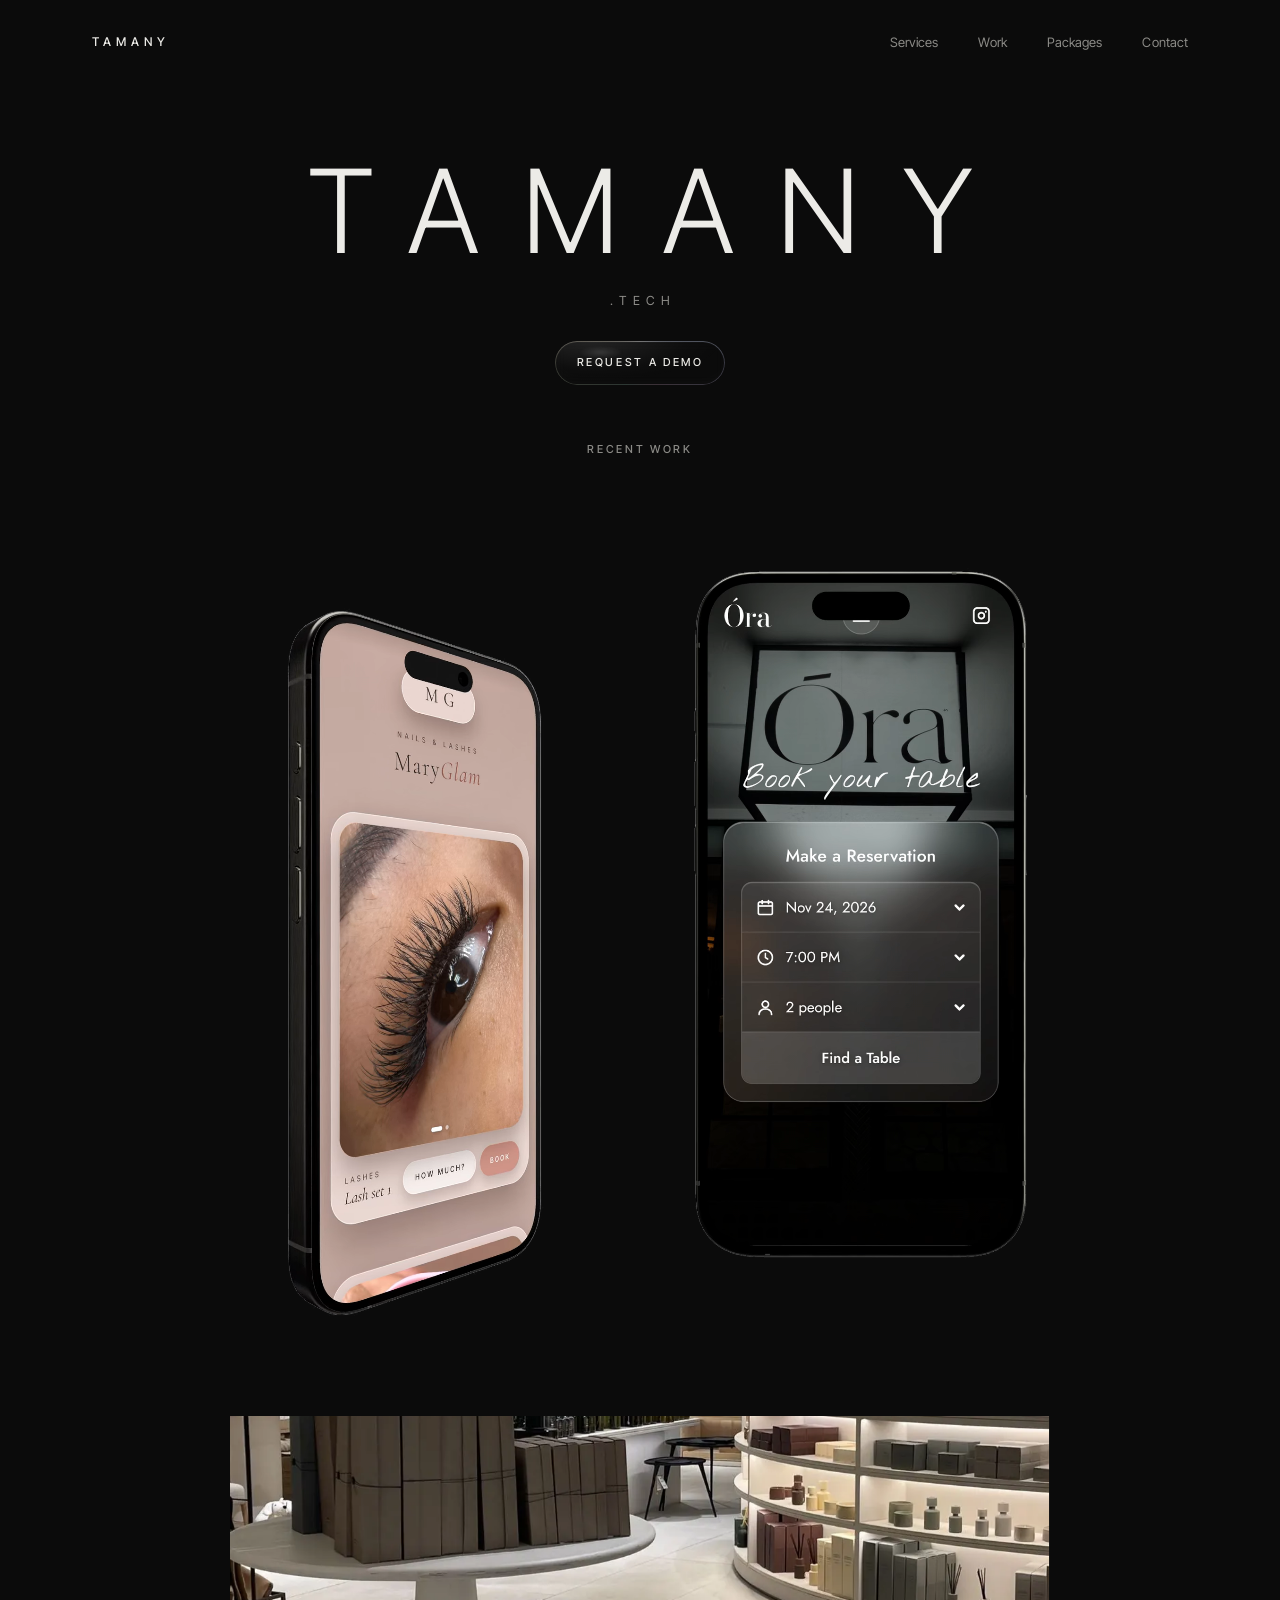
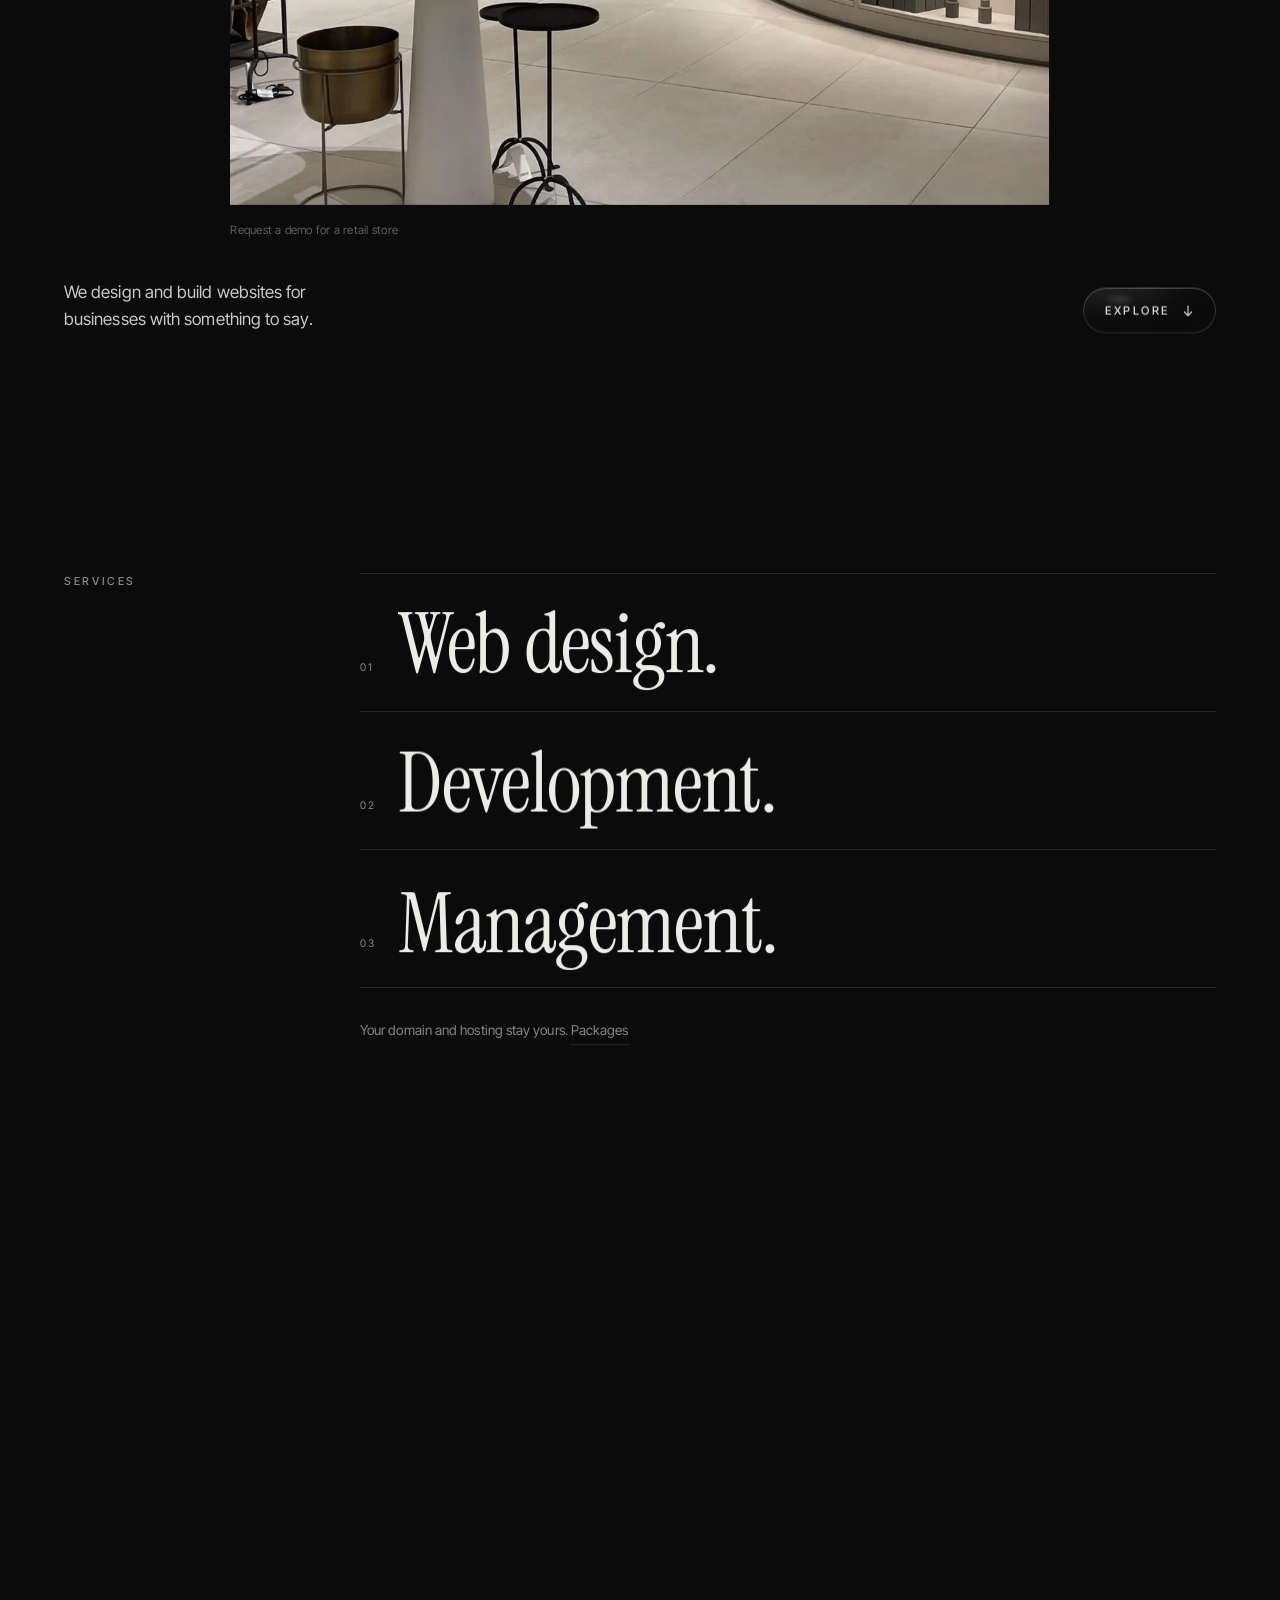
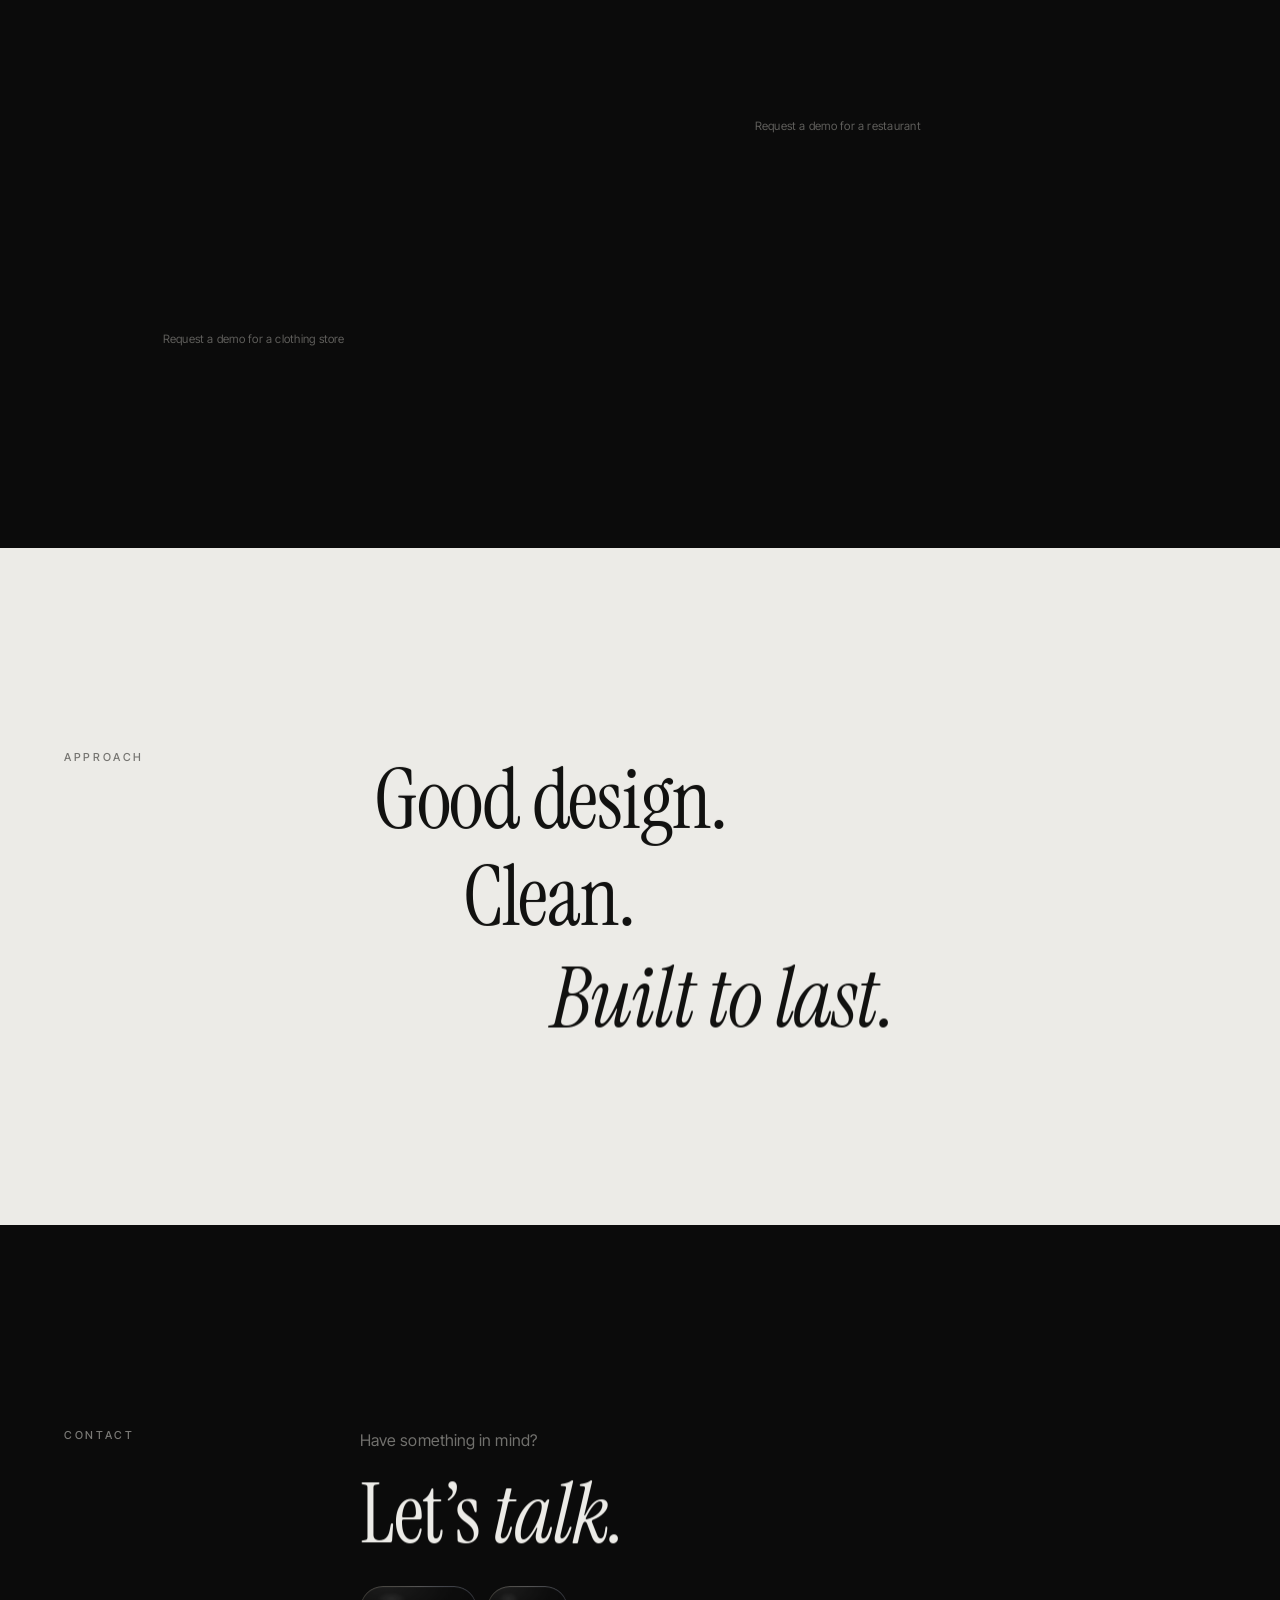
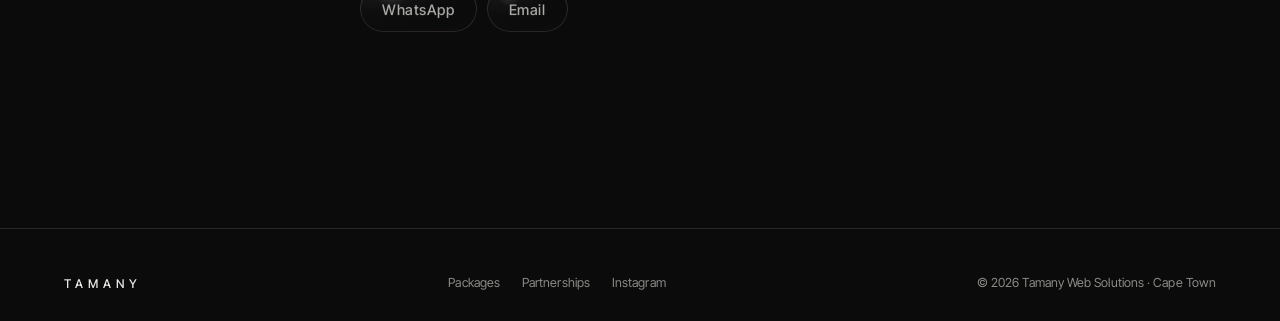
<file: index.html>
<!DOCTYPE html>
<html lang="en">
<head>
<meta charset="utf-8">

<meta name="viewport" content="width=device-width, initial-scale=1, viewport-fit=cover">
<title>TAMANY.TECH</title>
<meta name="description" content="Websites designed, built and looked after in Cape Town.">
<link rel="canonical" href="https://tamany.tech/">
<meta name="theme-color" content="#0b0b0b">
<meta property="og:type" content="website">
<meta property="og:site_name" content="TAMANY">
<meta property="og:title" content="TAMANY.TECH">
<meta property="og:description" content="Websites designed, built and looked after in Cape Town.">
<meta property="og:url" content="https://tamany.tech/">
<meta property="og:image" content="https://tamany.tech/og.jpg">
<meta name="twitter:card" content="summary_large_image">
<link rel="icon" href="favicon-32.png" sizes="32x32" type="image/png">
<link rel="apple-touch-icon" href="apple-touch-icon.png">
<link rel="manifest" href="site.webmanifest">
<link rel="preload" href="assets/fonts/inter-tight.woff2" as="font" type="font/woff2" crossorigin>
<link rel="preload" href="assets/fonts/instrument-serif-latin-400-italic.woff2" as="font" type="font/woff2" crossorigin>
<link rel="stylesheet" href="assets/css/site.css?v=45d7be69">
<script>(function(r){r.classList.add('js');if(window.matchMedia&&!matchMedia('(prefers-reduced-motion: reduce)').matches){r.classList.add('motion');setTimeout(function(){if(!window.__tamanyReady)r.classList.remove('motion')},2500)}})(document.documentElement)</script>
<script src="assets/vendor/gsap.min.js" defer></script>
<script src="assets/vendor/ScrollTrigger.min.js" defer></script>
<script src="assets/vendor/lenis.min.js" defer></script>
<script src="assets/js/site.js?v=3d10bd0a" defer></script>
<script type="application/ld+json">{"@context":"https://schema.org","@type":"ProfessionalService","name":"Tamany Web Solutions","alternateName":"TAMANY","url":"https://tamany.tech/","logo":"https://tamany.tech/assets/img/icon-512.png","image":"https://tamany.tech/og.jpg","description":"Website design, development and management for businesses.","email":"tamanitadiwa@gmail.com","telephone":"+27842818624","address":{"@type":"PostalAddress","addressLocality":"Cape Town","addressCountry":"ZA"},"sameAs":["https://www.instagram.com/tamany.thech/"]}</script>
</head>
<body>
<a class="skip" href="#main">Skip to content</a>
<header class="nav bubble">
  <a class="brand" href="index.html" aria-label="TAMANY, home">TAMANY</a>
  <nav class="nav__links" aria-label="Primary">
    <a href="#services">Services</a>
    <a href="#recent">Work</a>
    <a href="packages.html">Packages</a>
    <a href="#contact">Contact</a>
  </nav>
  <button class="nav__menu" type="button" aria-expanded="false" aria-controls="menu">Menu</button>
</header>
<div class="menu" id="menu" aria-hidden="true" inert>
  <ul class="menu__list">
    <li><a href="#services">Services</a></li>
    <li><a href="#approach">Approach</a></li>
    <li><a href="#recent">Work</a></li>
    <li><a href="packages.html">Packages</a></li>
    <li><a href="#contact">Contact</a></li>
  </ul>
  <div class="menu__foot"><a href="enquiry.html?via=whatsapp">WhatsApp</a><a href="enquiry.html?via=email">Email</a><a href="https://www.instagram.com/tamany.thech/" target="_blank" rel="noopener">Instagram</a></div>
</div>
<main id="main">

<section class="hero hero--top" aria-label="Introduction">
  <div class="hero__head">
    <h1 class="wordmark">TAMANY</h1>
    <p class="hero__tag">.TECH</p>
    <a class="pill bubble demo" href="enquiry.html?need=demo">Request a demo</a>
  </div>
</section>

<section class="recent" id="recent" aria-labelledby="recent-h">
  <h2 class="label recent__label" id="recent-h">Recent work</h2>
  <div class="recent__stage">
    <figure class="phone phone--left" data-rate="0.05">
      <video muted loop playsinline disablepictureinpicture preload="none" poster="assets/video/maryglam-poster.webp" width="720" height="1530"
        data-webm="assets/video/maryglam.webm" data-mp4="assets/video/maryglam.mp4" aria-label="MaryGlam nails and lashes website on an iPhone"></video>
    </figure>
    <figure class="phone phone--right" data-rate="0.13">
      <video muted loop playsinline disablepictureinpicture preload="none" poster="assets/video/ora-poster.webp" width="720" height="1530"
        data-webm="assets/video/ora.webm" data-mp4="assets/video/ora.mp4" aria-label="Óra café website on an iPhone"></video>
    </figure>
  </div>
</section>

<section class="hero-follow" aria-label="About">
  <figure class="hero__media"><img src="assets/img/interior-800.webp" srcset="assets/img/interior-800.webp 800w, assets/img/interior-1200.webp 1200w" sizes="(min-width: 900px) 70vw, 100vw" alt="A bright, minimal retail interior with a curved shelf" loading="eager" fetchpriority="high" decoding="async" data-speed="1"></figure>
  <p class="photo-cta photo-cta--hero"><a href="enquiry.html?need=demo&amp;biz=Shop%20or%20retail">Request a demo for a retail store</a></p>
  <div class="hero__foot wrap">
    <p>We design and build websites for businesses with something to say.</p>
    <a class="pill bubble" href="#services">Explore <svg viewBox="0 0 12 12" aria-hidden="true"><path d="M6 1v10M2 7l4 4 4-4" fill="none" stroke="currentColor" stroke-width="1.1"/></svg></a>
  </div>
</section>



<section class="section wrap" id="services" aria-labelledby="services-h">
  <div class="grid">
    <h2 class="label col-label" id="services-h" data-reveal>Services</h2>
    <div class="col-main">
      <ol class="offer">
        <li><span class="n">01</span><h3 class="mask"><span>Web design.</span></h3></li>
        <li><span class="n">02</span><h3 class="mask"><span>Development.</span></h3></li>
        <li><span class="n">03</span><h3 class="mask"><span>Management.</span></h3></li>
      </ol>
      <p class="note" data-reveal>Your domain and hosting stay yours. <a class="link" href="packages.html">Packages</a></p>
    </div>
  </div>
</section>

<section class="diptych wrap" aria-label="Businesses we build for">
  <div class="diptych__a">
    <figure data-clip><img src="assets/img/garments-700.webp" srcset="assets/img/garments-700.webp 700w" sizes="(min-width: 900px) 40vw, 50vw" alt="Clothing store with hoodies on a rail" loading="lazy" decoding="async" data-speed="1.2"></figure>
    <p class="photo-cta"><a href="enquiry.html?need=demo&amp;biz=Fashion">Request a demo for a clothing store</a></p>
  </div>
  <div class="diptych__b">
    <figure data-clip><img src="assets/img/dining-700.webp" srcset="assets/img/dining-700.webp 700w" sizes="(min-width: 900px) 30vw, 50vw" alt="Restaurant interior with woven pendant lights" loading="lazy" decoding="async" data-speed="0.8"></figure>
    <p class="photo-cta"><a href="enquiry.html?need=demo&amp;biz=Caf%C3%A9%20or%20restaurant">Request a demo for a restaurant</a></p>
  </div>
</section>

<section class="section paper wrap" id="approach" aria-labelledby="approach-h">
  <div class="grid">
    <h2 class="label col-label" id="approach-h" data-reveal>Approach</h2>
    <ul class="principles col-main">
      <li class="mask"><span>Good design.</span></li>
      <li class="mask"><span>Clean.</span></li>
      <li class="mask"><span>Built to last.</span></li>
    </ul>
  </div>
</section>


<section class="section wrap" id="contact" aria-labelledby="contact-h">
  <div class="grid">
    <p class="label col-label" data-reveal>Contact</p>
    <div class="col-main">
      <p class="contact__q" data-reveal>Have something in mind?</p>
      <h2 class="display mask" id="contact-h"><span>Let’s <em>talk.</em></span></h2>
      <div class="contact__links" data-reveal>
        <a class="pill bubble" href="enquiry.html?via=whatsapp">WhatsApp</a>
        <a class="pill bubble" href="enquiry.html?via=email">Email</a>
      </div>
    </div>
  </div>
</section>

</main>
<a class="pill bubble float-pk" href="packages.html">Packages</a>
<footer class="footer">
  <a class="brand" href="index.html">TAMANY</a>
  <nav aria-label="Footer">
    <a href="packages.html">Packages</a>
    <a href="collaborate.html">Partnerships</a>
    <a href="https://www.instagram.com/tamany.thech/" target="_blank" rel="noopener">Instagram</a>
  </nav>
  <span>© <span data-year>2026</span> Tamany Web Solutions · Cape Town</span>
</footer>
</body>
</html>
</file>
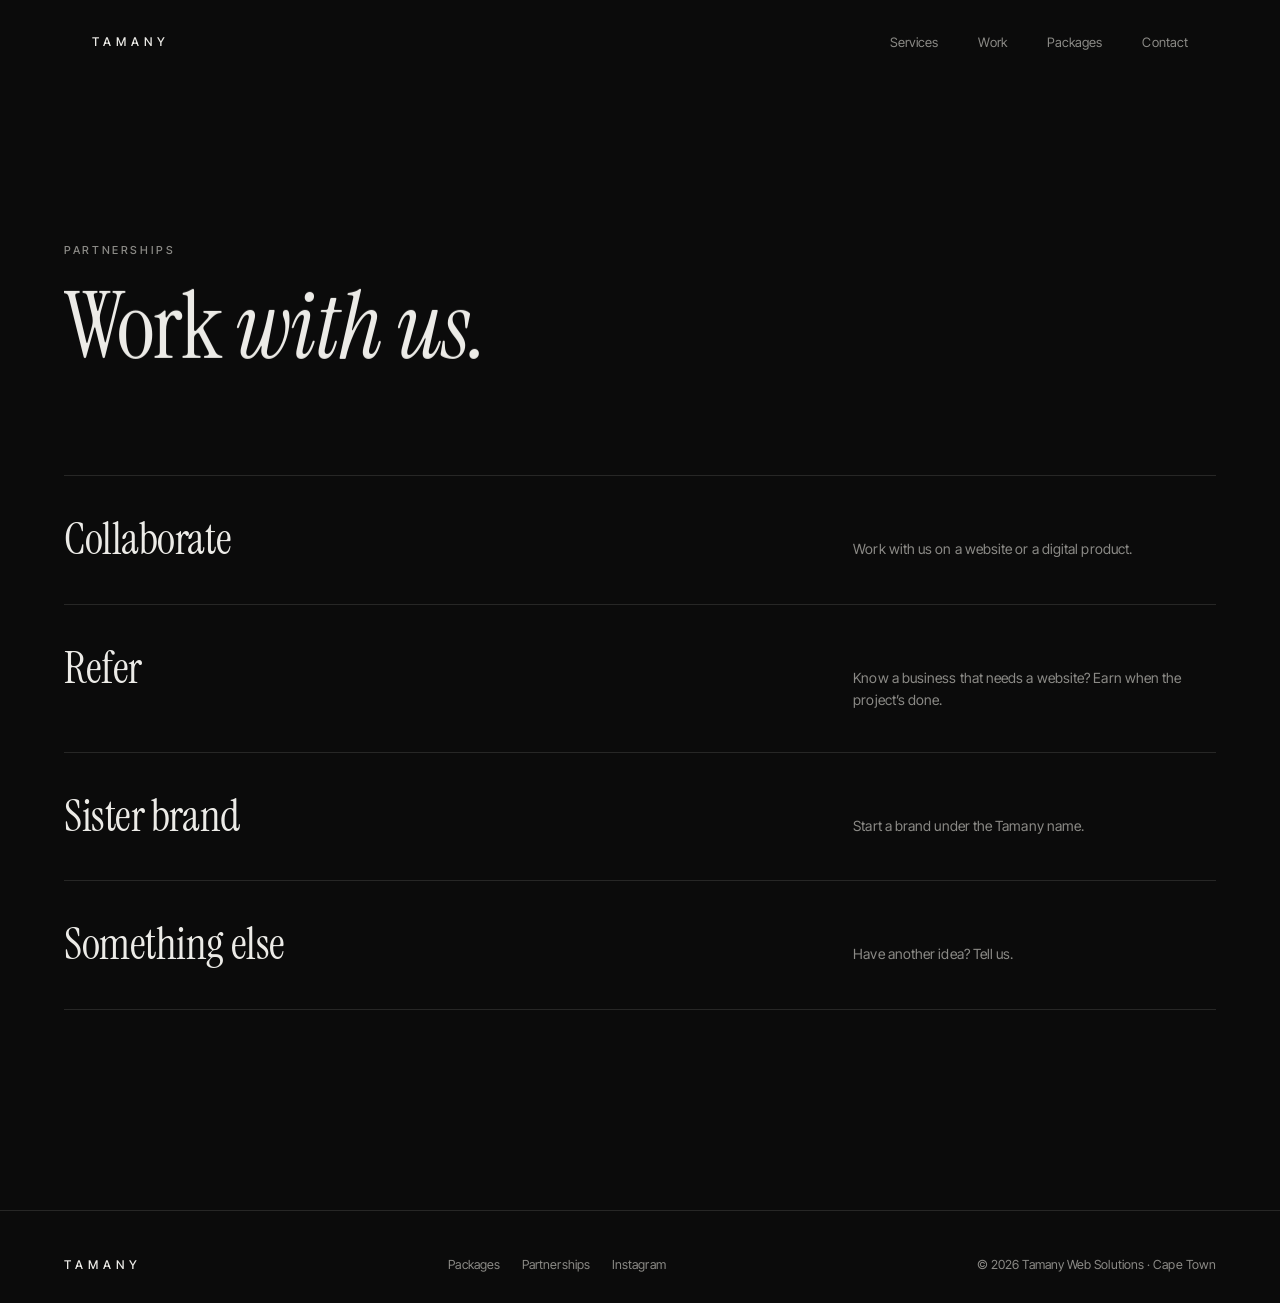
<file: collaborate.html>
<!DOCTYPE html>
<html lang="en">
<head>
<meta charset="utf-8">

<meta name="viewport" content="width=device-width, initial-scale=1, viewport-fit=cover">
<title>Partnerships — TAMANY</title>
<meta name="description" content="Collaborations, referrals and partnerships with Tamany.">
<link rel="canonical" href="https://tamany.tech/collaborate.html">
<meta name="theme-color" content="#0b0b0b">
<meta property="og:type" content="website">
<meta property="og:site_name" content="TAMANY">
<meta property="og:title" content="Partnerships — TAMANY">
<meta property="og:description" content="Collaborations, referrals and partnerships with Tamany.">
<meta property="og:url" content="https://tamany.tech/collaborate.html">
<meta property="og:image" content="https://tamany.tech/og.jpg">
<meta name="twitter:card" content="summary_large_image">
<link rel="icon" href="favicon-32.png" sizes="32x32" type="image/png">
<link rel="apple-touch-icon" href="apple-touch-icon.png">
<link rel="manifest" href="site.webmanifest">
<link rel="preload" href="assets/fonts/inter-tight.woff2" as="font" type="font/woff2" crossorigin>
<link rel="preload" href="assets/fonts/instrument-serif-latin-400-italic.woff2" as="font" type="font/woff2" crossorigin>
<link rel="stylesheet" href="assets/css/site.css?v=45d7be69">
<script>(function(r){r.classList.add('js');if(window.matchMedia&&!matchMedia('(prefers-reduced-motion: reduce)').matches){r.classList.add('motion');setTimeout(function(){if(!window.__tamanyReady)r.classList.remove('motion')},2500)}})(document.documentElement)</script>
<script src="assets/vendor/gsap.min.js" defer></script>
<script src="assets/vendor/ScrollTrigger.min.js" defer></script>
<script src="assets/vendor/lenis.min.js" defer></script>
<script src="assets/js/site.js?v=3d10bd0a" defer></script>
</head>
<body>
<a class="skip" href="#main">Skip to content</a>
<header class="nav bubble">
  <a class="brand" href="index.html" aria-label="TAMANY, home">TAMANY</a>
  <nav class="nav__links" aria-label="Primary">
    <a href="index.html#services">Services</a>
    <a href="index.html#recent">Work</a>
    <a href="packages.html">Packages</a>
    <a href="index.html#contact">Contact</a>
  </nav>
  <button class="nav__menu" type="button" aria-expanded="false" aria-controls="menu">Menu</button>
</header>
<div class="menu" id="menu" aria-hidden="true" inert>
  <ul class="menu__list">
    <li><a href="index.html#services">Services</a></li>
    <li><a href="index.html#approach">Approach</a></li>
    <li><a href="index.html#recent">Work</a></li>
    <li><a href="packages.html">Packages</a></li>
    <li><a href="index.html#contact">Contact</a></li>
  </ul>
  <div class="menu__foot"><a href="enquiry.html?via=whatsapp">WhatsApp</a><a href="enquiry.html?via=email">Email</a><a href="https://www.instagram.com/tamany.thech/" target="_blank" rel="noopener">Instagram</a></div>
</div>
<main id="main">

<section class="page-head wrap">
  <p class="label">Partnerships</p>
  <h1 class="mask"><span>Work <em>with us.</em></span></h1>
</section>
<section class="wrap" style="padding-bottom:var(--space)">
  <div class="rows rows--links">
    <a href="enquiry.html?need=partnership&amp;about=Collaboration"><h2 class="r-a">Collaborate</h2><p class="r-c">Work with us on a website or a digital product.</p></a>
    <a href="enquiry.html?need=partnership&amp;about=Referral%20Partner"><h2 class="r-a">Refer</h2><p class="r-c">Know a business that needs a website? Earn when the project’s done.</p></a>
    <a href="enquiry.html?need=partnership&amp;about=Parent%20Company"><h2 class="r-a">Sister brand</h2><p class="r-c">Start a brand under the Tamany name.</p></a>
    <a href="enquiry.html?need=partnership&amp;about=Other"><h2 class="r-a">Something else</h2><p class="r-c">Have another idea? Tell us.</p></a>
  </div>
</section>

</main>
<footer class="footer">
  <a class="brand" href="index.html">TAMANY</a>
  <nav aria-label="Footer">
    <a href="packages.html">Packages</a>
    <a href="collaborate.html">Partnerships</a>
    <a href="https://www.instagram.com/tamany.thech/" target="_blank" rel="noopener">Instagram</a>
  </nav>
  <span>© <span data-year>2026</span> Tamany Web Solutions · Cape Town</span>
</footer>
</body>
</html>
</file>
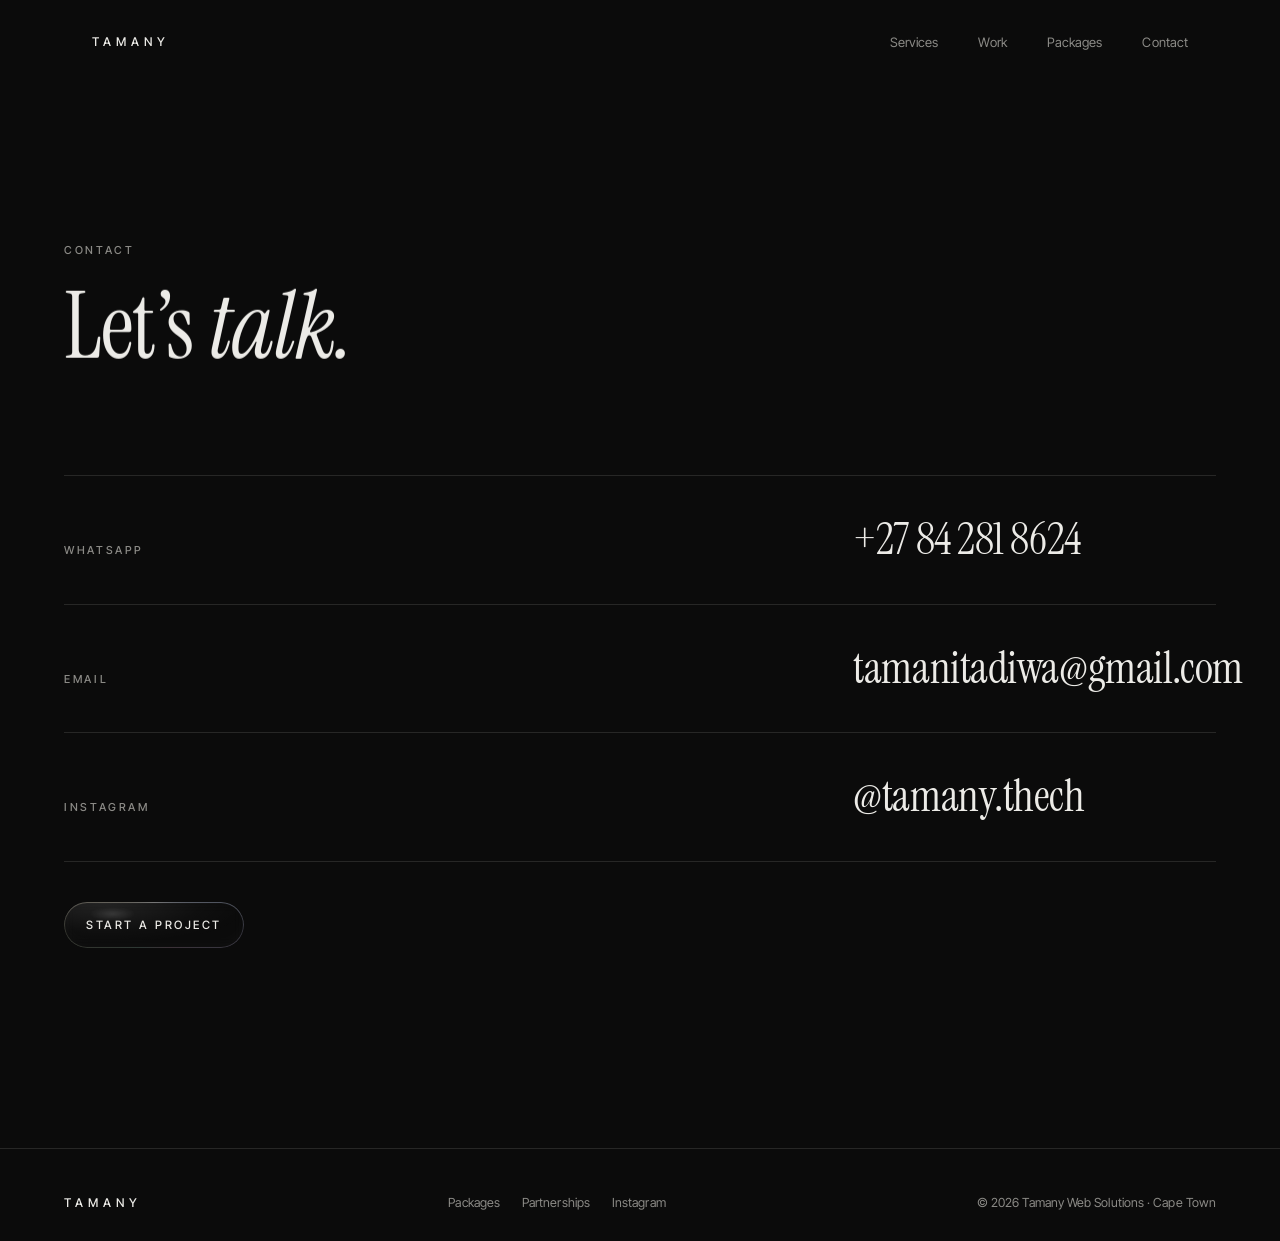
<file: contact.html>
<!DOCTYPE html>
<html lang="en">
<head>
<meta charset="utf-8">

<meta name="viewport" content="width=device-width, initial-scale=1, viewport-fit=cover">
<title>Contact — TAMANY</title>
<meta name="description" content="Contact Tamany by WhatsApp, email or Instagram.">
<link rel="canonical" href="https://tamany.tech/contact.html">
<meta name="theme-color" content="#0b0b0b">
<meta property="og:type" content="website">
<meta property="og:site_name" content="TAMANY">
<meta property="og:title" content="Contact — TAMANY">
<meta property="og:description" content="Contact Tamany by WhatsApp, email or Instagram.">
<meta property="og:url" content="https://tamany.tech/contact.html">
<meta property="og:image" content="https://tamany.tech/og.jpg">
<meta name="twitter:card" content="summary_large_image">
<link rel="icon" href="favicon-32.png" sizes="32x32" type="image/png">
<link rel="apple-touch-icon" href="apple-touch-icon.png">
<link rel="manifest" href="site.webmanifest">
<link rel="preload" href="assets/fonts/inter-tight.woff2" as="font" type="font/woff2" crossorigin>
<link rel="preload" href="assets/fonts/instrument-serif-latin-400-italic.woff2" as="font" type="font/woff2" crossorigin>
<link rel="stylesheet" href="assets/css/site.css?v=45d7be69">
<script>(function(r){r.classList.add('js');if(window.matchMedia&&!matchMedia('(prefers-reduced-motion: reduce)').matches){r.classList.add('motion');setTimeout(function(){if(!window.__tamanyReady)r.classList.remove('motion')},2500)}})(document.documentElement)</script>
<script src="assets/vendor/gsap.min.js" defer></script>
<script src="assets/vendor/ScrollTrigger.min.js" defer></script>
<script src="assets/vendor/lenis.min.js" defer></script>
<script src="assets/js/site.js?v=3d10bd0a" defer></script>
</head>
<body>
<a class="skip" href="#main">Skip to content</a>
<header class="nav bubble">
  <a class="brand" href="index.html" aria-label="TAMANY, home">TAMANY</a>
  <nav class="nav__links" aria-label="Primary">
    <a href="index.html#services">Services</a>
    <a href="index.html#recent">Work</a>
    <a href="packages.html">Packages</a>
    <a href="index.html#contact">Contact</a>
  </nav>
  <button class="nav__menu" type="button" aria-expanded="false" aria-controls="menu">Menu</button>
</header>
<div class="menu" id="menu" aria-hidden="true" inert>
  <ul class="menu__list">
    <li><a href="index.html#services">Services</a></li>
    <li><a href="index.html#approach">Approach</a></li>
    <li><a href="index.html#recent">Work</a></li>
    <li><a href="packages.html">Packages</a></li>
    <li><a href="index.html#contact">Contact</a></li>
  </ul>
  <div class="menu__foot"><a href="enquiry.html?via=whatsapp">WhatsApp</a><a href="enquiry.html?via=email">Email</a><a href="https://www.instagram.com/tamany.thech/" target="_blank" rel="noopener">Instagram</a></div>
</div>
<main id="main">

<section class="page-head wrap">
  <p class="label">Contact</p>
  <h1 class="mask"><span>Let’s <em>talk.</em></span></h1>
</section>
<section class="wrap" style="padding-bottom:var(--space)">
  <div class="rows rows--links">
    <a href="enquiry.html?via=whatsapp"><span class="label r-a">WhatsApp</span><h2 class="r-c">+27 84 281 8624</h2></a>
    <a href="enquiry.html?via=email"><span class="label r-a">Email</span><h2 class="r-c">tamanitadiwa@gmail.com</h2></a>
    <a href="https://www.instagram.com/tamany.thech/" target="_blank" rel="noopener"><span class="label r-a">Instagram</span><h2 class="r-c">@tamany.thech</h2></a>
  </div>
  <p style="margin-top:40px"><a class="pill bubble" href="enquiry.html">Start a project</a></p>
</section>

</main>
<footer class="footer">
  <a class="brand" href="index.html">TAMANY</a>
  <nav aria-label="Footer">
    <a href="packages.html">Packages</a>
    <a href="collaborate.html">Partnerships</a>
    <a href="https://www.instagram.com/tamany.thech/" target="_blank" rel="noopener">Instagram</a>
  </nav>
  <span>© <span data-year>2026</span> Tamany Web Solutions · Cape Town</span>
</footer>
</body>
</html>
</file>
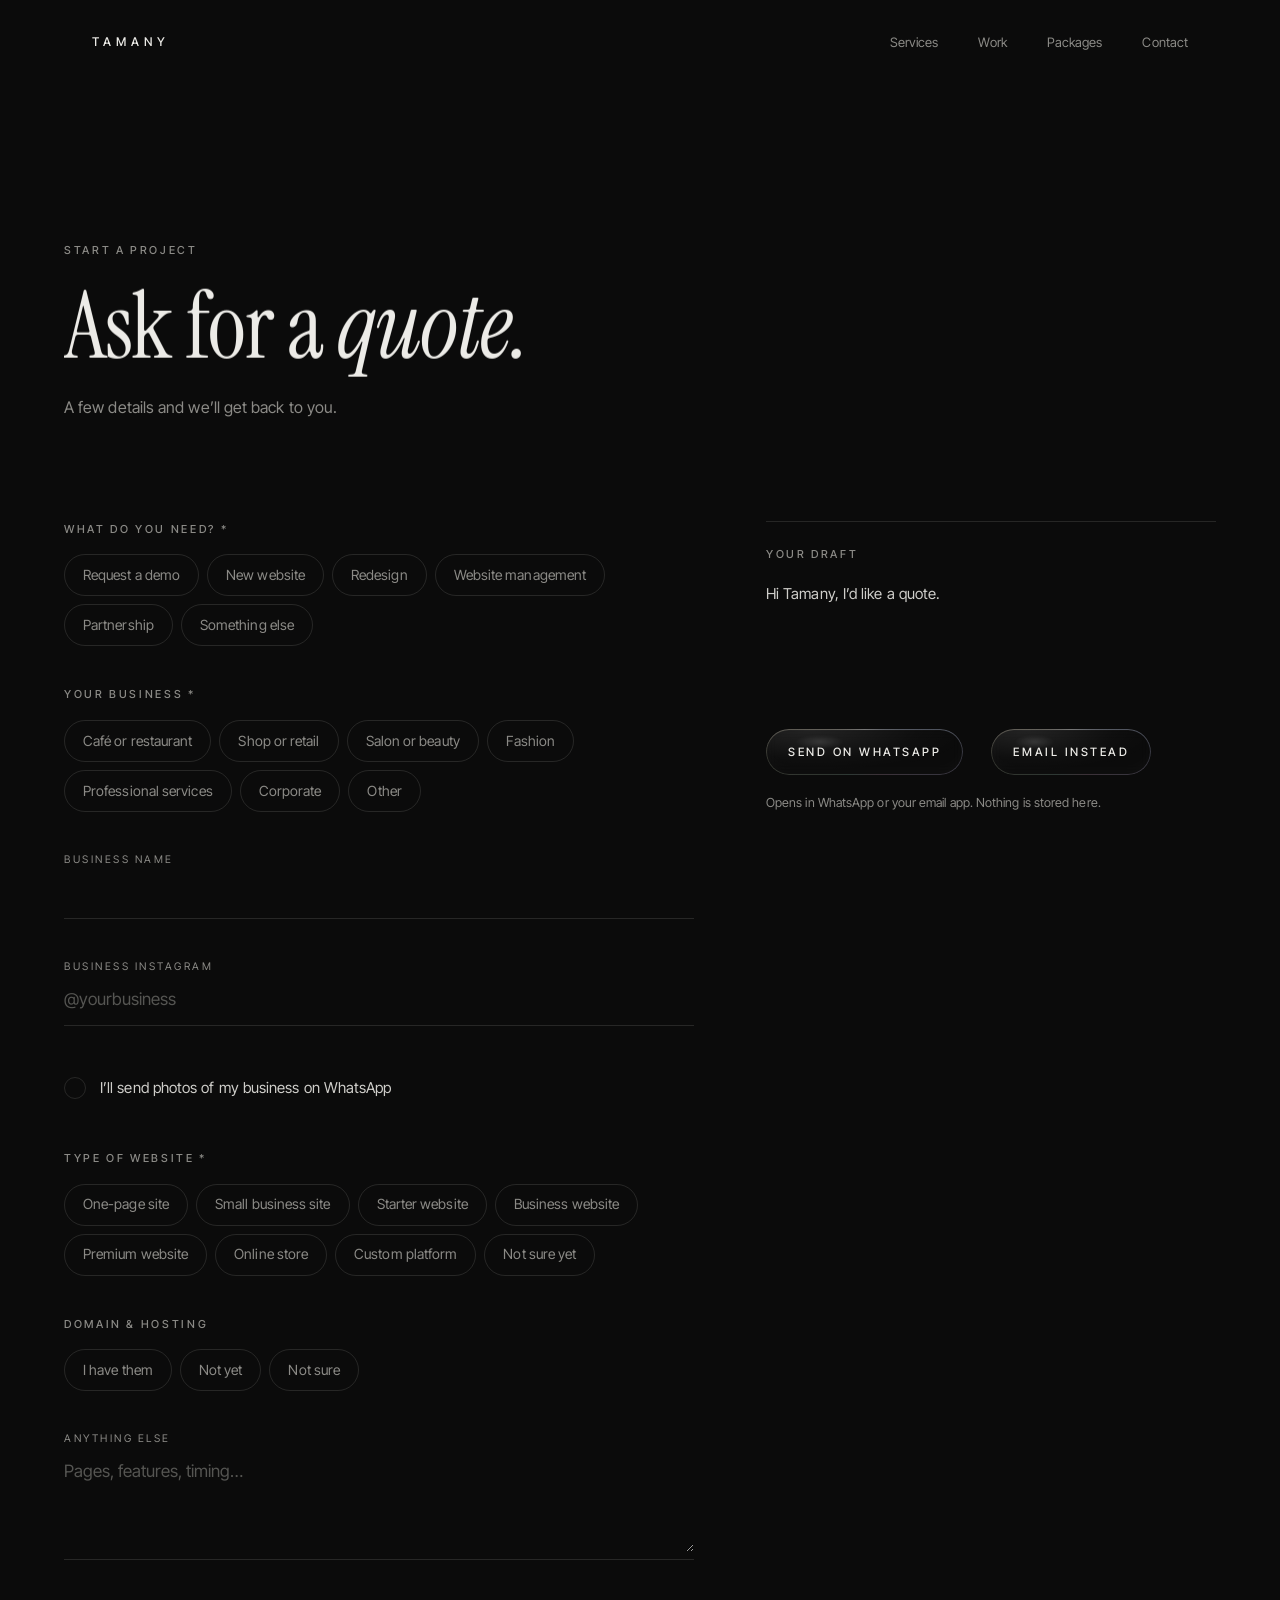
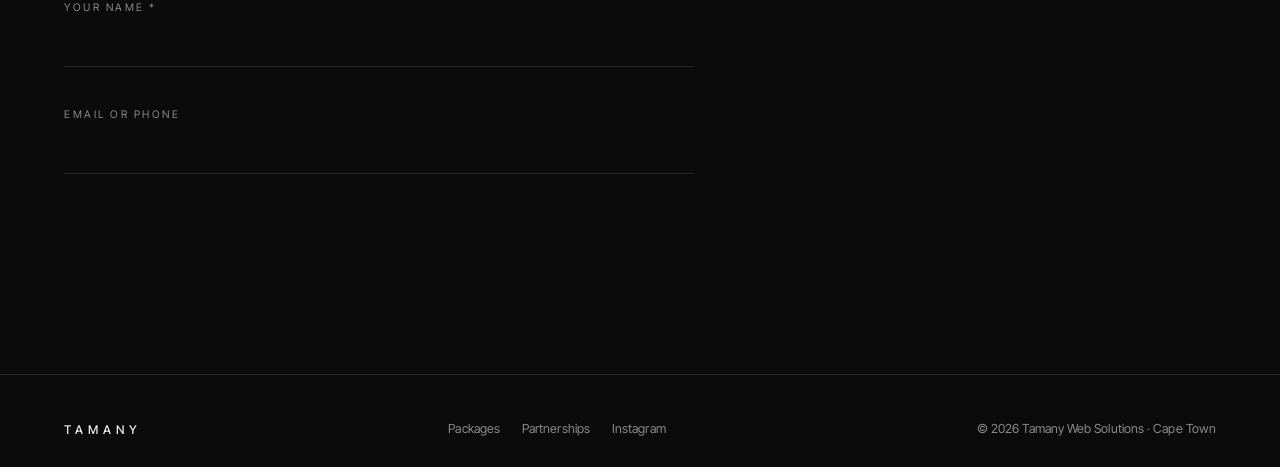
<file: enquiry.html>
<!DOCTYPE html>
<html lang="en">
<head>
<meta charset="utf-8">

<meta name="viewport" content="width=device-width, initial-scale=1, viewport-fit=cover">
<title>Ask for a quote — TAMANY</title>
<meta name="description" content="Tell us about your business and the website you need. We’ll reply with a quote.">
<link rel="canonical" href="https://tamany.tech/enquiry.html">
<meta name="theme-color" content="#0b0b0b">
<meta property="og:type" content="website">
<meta property="og:site_name" content="TAMANY">
<meta property="og:title" content="Ask for a quote — TAMANY">
<meta property="og:description" content="Tell us about your business and the website you need. We’ll reply with a quote.">
<meta property="og:url" content="https://tamany.tech/enquiry.html">
<meta property="og:image" content="https://tamany.tech/og.jpg">
<meta name="twitter:card" content="summary_large_image">
<link rel="icon" href="favicon-32.png" sizes="32x32" type="image/png">
<link rel="apple-touch-icon" href="apple-touch-icon.png">
<link rel="manifest" href="site.webmanifest">
<link rel="preload" href="assets/fonts/inter-tight.woff2" as="font" type="font/woff2" crossorigin>
<link rel="preload" href="assets/fonts/instrument-serif-latin-400-italic.woff2" as="font" type="font/woff2" crossorigin>
<link rel="stylesheet" href="assets/css/site.css?v=45d7be69">
<script>(function(r){r.classList.add('js');if(window.matchMedia&&!matchMedia('(prefers-reduced-motion: reduce)').matches){r.classList.add('motion');setTimeout(function(){if(!window.__tamanyReady)r.classList.remove('motion')},2500)}})(document.documentElement)</script>
<script src="assets/vendor/gsap.min.js" defer></script>
<script src="assets/vendor/ScrollTrigger.min.js" defer></script>
<script src="assets/vendor/lenis.min.js" defer></script>
<script src="assets/js/site.js?v=3d10bd0a" defer></script>
</head>
<body>
<a class="skip" href="#main">Skip to content</a>
<header class="nav bubble">
  <a class="brand" href="index.html" aria-label="TAMANY, home">TAMANY</a>
  <nav class="nav__links" aria-label="Primary">
    <a href="index.html#services">Services</a>
    <a href="index.html#recent">Work</a>
    <a href="packages.html">Packages</a>
    <a href="index.html#contact">Contact</a>
  </nav>
  <button class="nav__menu" type="button" aria-expanded="false" aria-controls="menu">Menu</button>
</header>
<div class="menu" id="menu" aria-hidden="true" inert>
  <ul class="menu__list">
    <li><a href="index.html#services">Services</a></li>
    <li><a href="index.html#approach">Approach</a></li>
    <li><a href="index.html#recent">Work</a></li>
    <li><a href="packages.html">Packages</a></li>
    <li><a href="index.html#contact">Contact</a></li>
  </ul>
  <div class="menu__foot"><a href="enquiry.html?via=whatsapp">WhatsApp</a><a href="enquiry.html?via=email">Email</a><a href="https://www.instagram.com/tamany.thech/" target="_blank" rel="noopener">Instagram</a></div>
</div>
<main id="main">

<section class="page-head wrap">
  <p class="label">Start a project</p>
  <h1 class="mask"><span>Ask for a <em>quote.</em></span></h1>
  <p>A few details and we’ll get back to you.</p>
</section>
<section class="wrap" style="padding-bottom:var(--space)">
  <form class="quote" id="enquiry" novalidate data-mail="tamanitadiwa@gmail.com">
    <div class="quote__fields">
      <fieldset class="opts" data-group="help">
        <legend class="label">What do you need? *</legend>
        <div class="opts__list"><label class="opt"><input type="radio" name="help" value="Request a demo"><span>Request a demo</span></label><label class="opt"><input type="radio" name="help" value="New website"><span>New website</span></label><label class="opt"><input type="radio" name="help" value="Redesign"><span>Redesign</span></label><label class="opt"><input type="radio" name="help" value="Website management"><span>Website management</span></label><label class="opt"><input type="radio" name="help" value="Partnership"><span>Partnership</span></label><label class="opt"><input type="radio" name="help" value="Something else"><span>Something else</span></label></div>
        <span class="err">Please choose one.</span>
      </fieldset>
      <fieldset class="opts" data-group="biz">
        <legend class="label">Your business *</legend>
        <div class="opts__list"><label class="opt"><input type="radio" name="biz" value="Café or restaurant"><span>Café or restaurant</span></label><label class="opt"><input type="radio" name="biz" value="Shop or retail"><span>Shop or retail</span></label><label class="opt"><input type="radio" name="biz" value="Salon or beauty"><span>Salon or beauty</span></label><label class="opt"><input type="radio" name="biz" value="Fashion"><span>Fashion</span></label><label class="opt"><input type="radio" name="biz" value="Professional services"><span>Professional services</span></label><label class="opt"><input type="radio" name="biz" value="Corporate"><span>Corporate</span></label><label class="opt"><input type="radio" name="biz" value="Other"><span>Other</span></label></div>
        <span class="err">Please choose one.</span>
      </fieldset>
      <div class="field"><label for="f-business">Business name</label><input id="f-business" autocomplete="organization"></div>
      <div class="field"><label for="f-ig">Business Instagram</label><input id="f-ig" placeholder="@yourbusiness" autocapitalize="off" autocorrect="off" spellcheck="false"></div>
      <label class="check"><input type="checkbox" id="f-photos"><span>I’ll send photos of my business on WhatsApp</span></label>
      <fieldset class="opts" data-group="site">
        <legend class="label">Type of website *</legend>
        <div class="opts__list"><label class="opt"><input type="radio" name="site" value="One-page site"><span>One-page site</span></label><label class="opt"><input type="radio" name="site" value="Small business site"><span>Small business site</span></label><label class="opt"><input type="radio" name="site" value="Starter website"><span>Starter website</span></label><label class="opt"><input type="radio" name="site" value="Business website"><span>Business website</span></label><label class="opt"><input type="radio" name="site" value="Premium website"><span>Premium website</span></label><label class="opt"><input type="radio" name="site" value="Online store"><span>Online store</span></label><label class="opt"><input type="radio" name="site" value="Custom platform"><span>Custom platform</span></label><label class="opt"><input type="radio" name="site" value="Not sure yet"><span>Not sure yet</span></label></div>
        <span class="err">Please choose one.</span>
      </fieldset>
      <fieldset class="opts" data-group="domain">
        <legend class="label">Domain & hosting</legend>
        <div class="opts__list"><label class="opt"><input type="radio" name="domain" value="I have them"><span>I have them</span></label><label class="opt"><input type="radio" name="domain" value="Not yet"><span>Not yet</span></label><label class="opt"><input type="radio" name="domain" value="Not sure"><span>Not sure</span></label></div>
        <span class="err">Please choose one.</span>
      </fieldset>
      <div class="field"><label for="f-message">Anything else</label><textarea id="f-message" rows="3" placeholder="Pages, features, timing…"></textarea></div>
      <div class="field"><label for="f-name">Your name *</label><input id="f-name" autocomplete="name" required><span class="err">Please add your name.</span></div>
      <div class="field"><label for="f-contact">Email or phone</label><input id="f-contact" autocomplete="email"></div>
    </div>
    <aside class="quote__draft" aria-label="Your draft">
      <p class="label">Your draft</p>
      <pre class="draft" id="draft" aria-live="polite"></pre>
      <div class="form__send">
        <button class="pill bubble" type="submit" value="whatsapp">Send on WhatsApp</button>
        <button class="pill bubble" type="submit" value="email">Email instead</button>
      </div>
      <p class="quote__note">Opens in WhatsApp or your email app. Nothing is stored here.</p>
    </aside>
  </form>
  <noscript><p class="muted" style="margin-top:32px">Prefer to message directly? <a class="link" href="https://wa.me/27842818624">WhatsApp</a> or <a class="link" href="mailto:tamanitadiwa@gmail.com?subject=Quote%20request">email</a>.</p></noscript>
</section>

</main>
<footer class="footer">
  <a class="brand" href="index.html">TAMANY</a>
  <nav aria-label="Footer">
    <a href="packages.html">Packages</a>
    <a href="collaborate.html">Partnerships</a>
    <a href="https://www.instagram.com/tamany.thech/" target="_blank" rel="noopener">Instagram</a>
  </nav>
  <span>© <span data-year>2026</span> Tamany Web Solutions · Cape Town</span>
</footer>
</body>
</html>
</file>
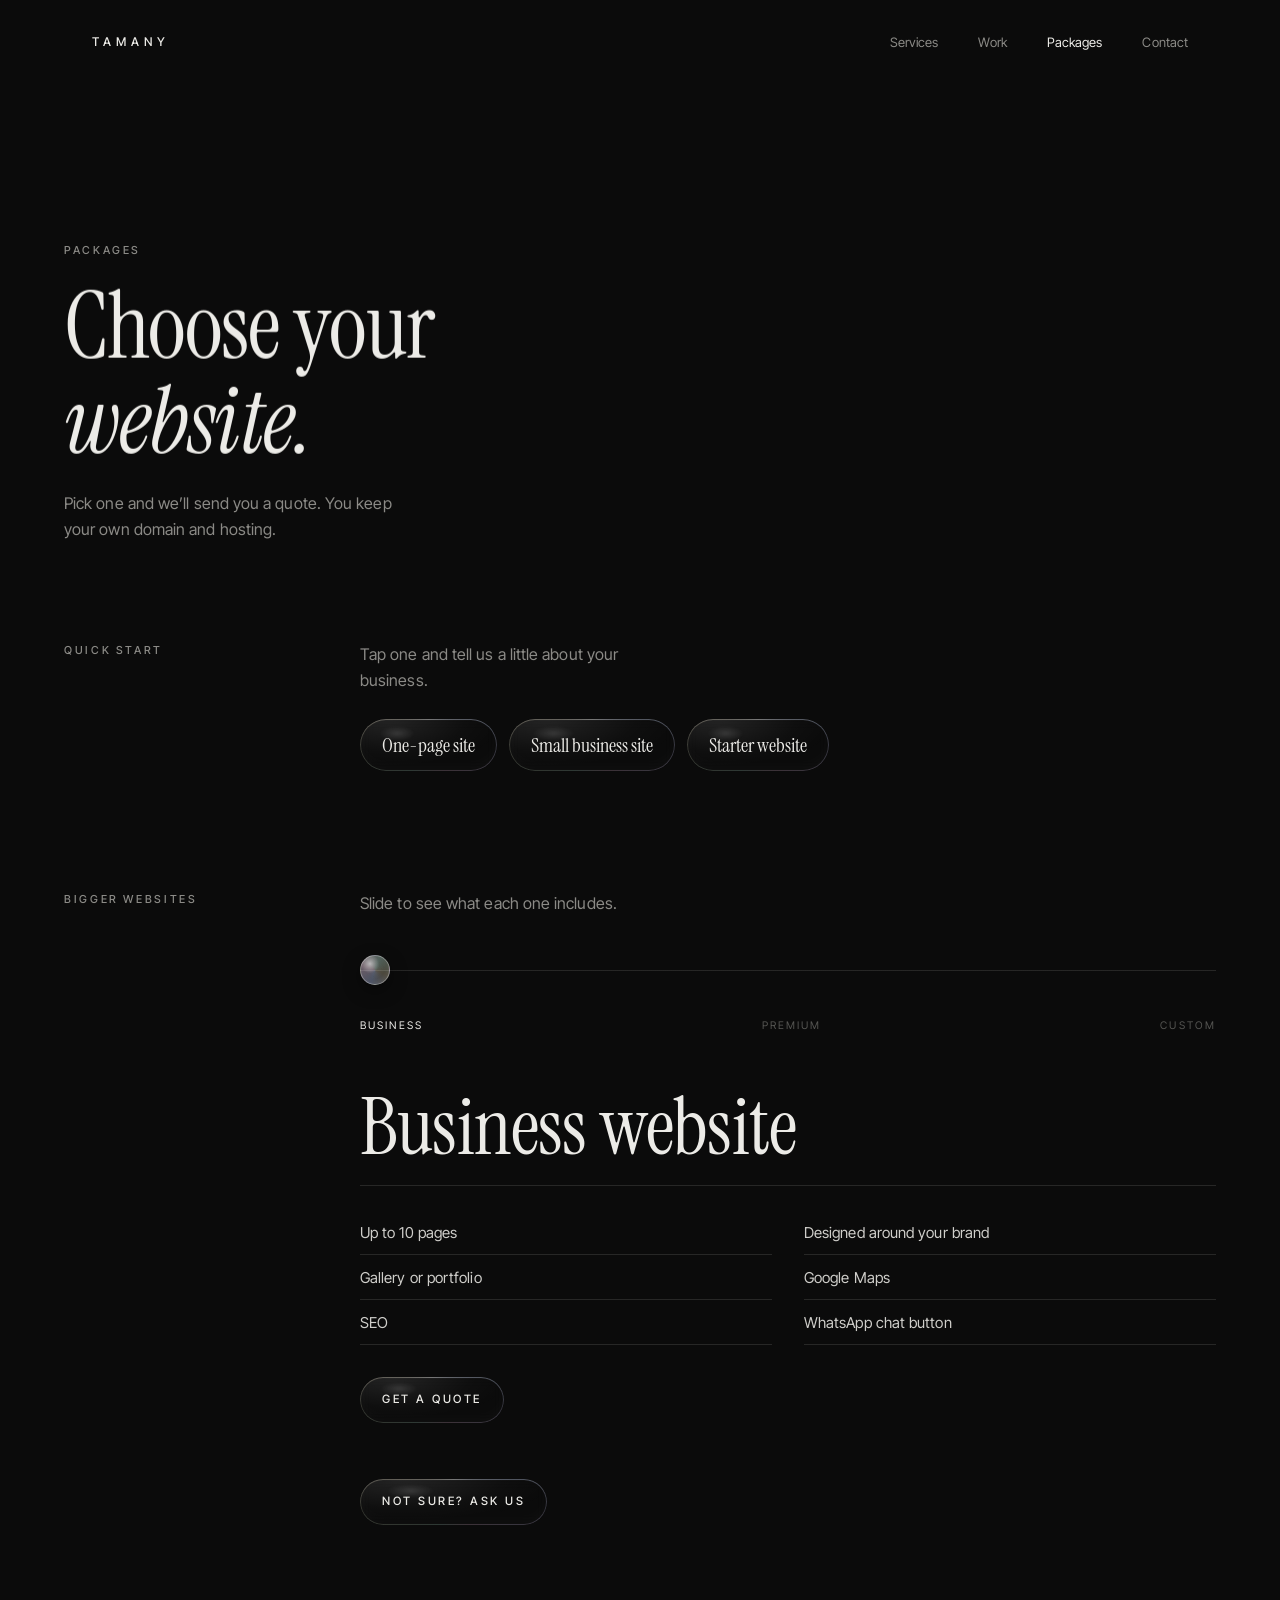
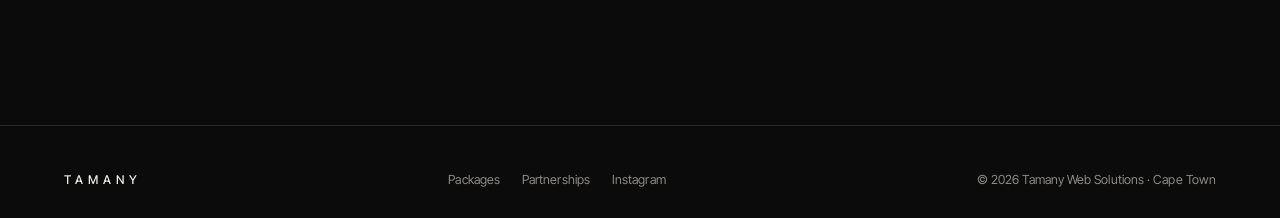
<file: packages.html>
<!DOCTYPE html>
<html lang="en">
<head>
<meta charset="utf-8">

<meta name="viewport" content="width=device-width, initial-scale=1, viewport-fit=cover">
<title>Packages — TAMANY</title>
<meta name="description" content="From one-page sites to custom platforms. Choose what you need and ask for a quote.">
<link rel="canonical" href="https://tamany.tech/packages.html">
<meta name="theme-color" content="#0b0b0b">
<meta property="og:type" content="website">
<meta property="og:site_name" content="TAMANY">
<meta property="og:title" content="Packages — TAMANY">
<meta property="og:description" content="From one-page sites to custom platforms. Choose what you need and ask for a quote.">
<meta property="og:url" content="https://tamany.tech/packages.html">
<meta property="og:image" content="https://tamany.tech/og.jpg">
<meta name="twitter:card" content="summary_large_image">
<link rel="icon" href="favicon-32.png" sizes="32x32" type="image/png">
<link rel="apple-touch-icon" href="apple-touch-icon.png">
<link rel="manifest" href="site.webmanifest">
<link rel="preload" href="assets/fonts/inter-tight.woff2" as="font" type="font/woff2" crossorigin>
<link rel="preload" href="assets/fonts/instrument-serif-latin-400-italic.woff2" as="font" type="font/woff2" crossorigin>
<link rel="stylesheet" href="assets/css/site.css?v=45d7be69">
<script>(function(r){r.classList.add('js');if(window.matchMedia&&!matchMedia('(prefers-reduced-motion: reduce)').matches){r.classList.add('motion');setTimeout(function(){if(!window.__tamanyReady)r.classList.remove('motion')},2500)}})(document.documentElement)</script>
<script src="assets/vendor/gsap.min.js" defer></script>
<script src="assets/vendor/ScrollTrigger.min.js" defer></script>
<script src="assets/vendor/lenis.min.js" defer></script>
<script src="assets/js/site.js?v=3d10bd0a" defer></script>
</head>
<body>
<a class="skip" href="#main">Skip to content</a>
<header class="nav bubble">
  <a class="brand" href="index.html" aria-label="TAMANY, home">TAMANY</a>
  <nav class="nav__links" aria-label="Primary">
    <a href="index.html#services">Services</a>
    <a href="index.html#recent">Work</a>
    <a href="packages.html" aria-current="page">Packages</a>
    <a href="index.html#contact">Contact</a>
  </nav>
  <button class="nav__menu" type="button" aria-expanded="false" aria-controls="menu">Menu</button>
</header>
<div class="menu" id="menu" aria-hidden="true" inert>
  <ul class="menu__list">
    <li><a href="index.html#services">Services</a></li>
    <li><a href="index.html#approach">Approach</a></li>
    <li><a href="index.html#recent">Work</a></li>
    <li><a href="packages.html">Packages</a></li>
    <li><a href="index.html#contact">Contact</a></li>
  </ul>
  <div class="menu__foot"><a href="enquiry.html?via=whatsapp">WhatsApp</a><a href="enquiry.html?via=email">Email</a><a href="https://www.instagram.com/tamany.thech/" target="_blank" rel="noopener">Instagram</a></div>
</div>
<main id="main">

<section class="page-head wrap">
  <p class="label">Packages</p>
  <h1><span class="mask"><span>Choose your</span></span><span class="mask"><span><em>website.</em></span></span></h1>
  <p>Pick one and we’ll send you a quote. You keep your own domain and hosting.</p>
</section>

<section class="wrap pk" aria-labelledby="quick-h">
  <div class="grid">
    <h2 class="label col-label" id="quick-h">Quick start</h2>
    <div class="col-main">
      <p class="pk__lead">Tap one and tell us a little about your business.</p>
      <div class="quick"><a class="pill bubble type-pill" href="enquiry.html?site=One-page%20site">One-page site</a><a class="pill bubble type-pill" href="enquiry.html?site=Small%20business%20site">Small business site</a><a class="pill bubble type-pill" href="enquiry.html?site=Starter%20website">Starter website</a></div>
    </div>
  </div>
</section>

<section class="wrap pk" aria-labelledby="full-h" style="padding-bottom:var(--space)">
  <div class="grid">
    <h2 class="label col-label" id="full-h">Bigger websites</h2>
    <div class="col-main">
      <p class="pk__lead">Slide to see what each one includes.</p>
      <div class="slider">
        <input class="range" id="level" type="range" min="0" max="2" step="1" value="0" aria-label="Website type" aria-valuetext="Business website">
        <div class="ticks"><button type="button" class="tick is-on" data-go="0">Business</button><button type="button" class="tick" data-go="1">Premium</button><button type="button" class="tick" data-go="2">Custom</button></div>
      </div>
      <div class="levels" aria-live="polite">
      <div class="level is-on" data-level="0" data-name="Business website">
        <div class="level__top"><p class="level__price">Business website</p></div>
        <ul class="level__list"><li>Up to 10 pages</li><li>Designed around your brand</li><li>Gallery or portfolio</li><li>Google Maps</li><li>SEO</li><li>WhatsApp chat button</li></ul>
        <p class="level__actions"><a class="pill bubble" href="enquiry.html?site=Business%20website">Get a quote</a></p>
      </div>
      <div class="level" data-level="1" data-name="Premium website">
        <div class="level__top"><p class="level__price">Premium website</p></div>
        <ul class="level__list"><li>Unlimited pages</li><li>Fully custom design</li><li>Subtle animation</li><li>Booking or enquiry system</li><li>Full SEO</li><li>Fast loading</li><li>Connected social media</li></ul>
        <p class="level__actions"><a class="pill bubble" href="enquiry.html?site=Premium%20website">Get a quote</a></p>
      </div>
      <div class="level" data-level="2" data-name="Custom platform">
        <div class="level__top"><p class="level__price">Custom platform</p></div>
        <ul class="level__list"><li>Built from scratch</li><li>Online store</li><li>Admin dashboard</li><li>User accounts &amp; login</li><li>Advanced animations</li><li>Multiple languages</li><li>Priority support &amp; revisions</li></ul>
        <p class="level__actions"><a class="pill bubble" href="enquiry.html?site=Custom%20platform">Get a quote</a></p>
      </div>
      </div>
      <p class="pk__more"><a class="pill bubble" href="enquiry.html">Not sure? Ask us</a></p>
    </div>
  </div>
</section>

</main>
<footer class="footer">
  <a class="brand" href="index.html">TAMANY</a>
  <nav aria-label="Footer">
    <a href="packages.html">Packages</a>
    <a href="collaborate.html">Partnerships</a>
    <a href="https://www.instagram.com/tamany.thech/" target="_blank" rel="noopener">Instagram</a>
  </nav>
  <span>© <span data-year>2026</span> Tamany Web Solutions · Cape Town</span>
</footer>
</body>
</html>
</file>
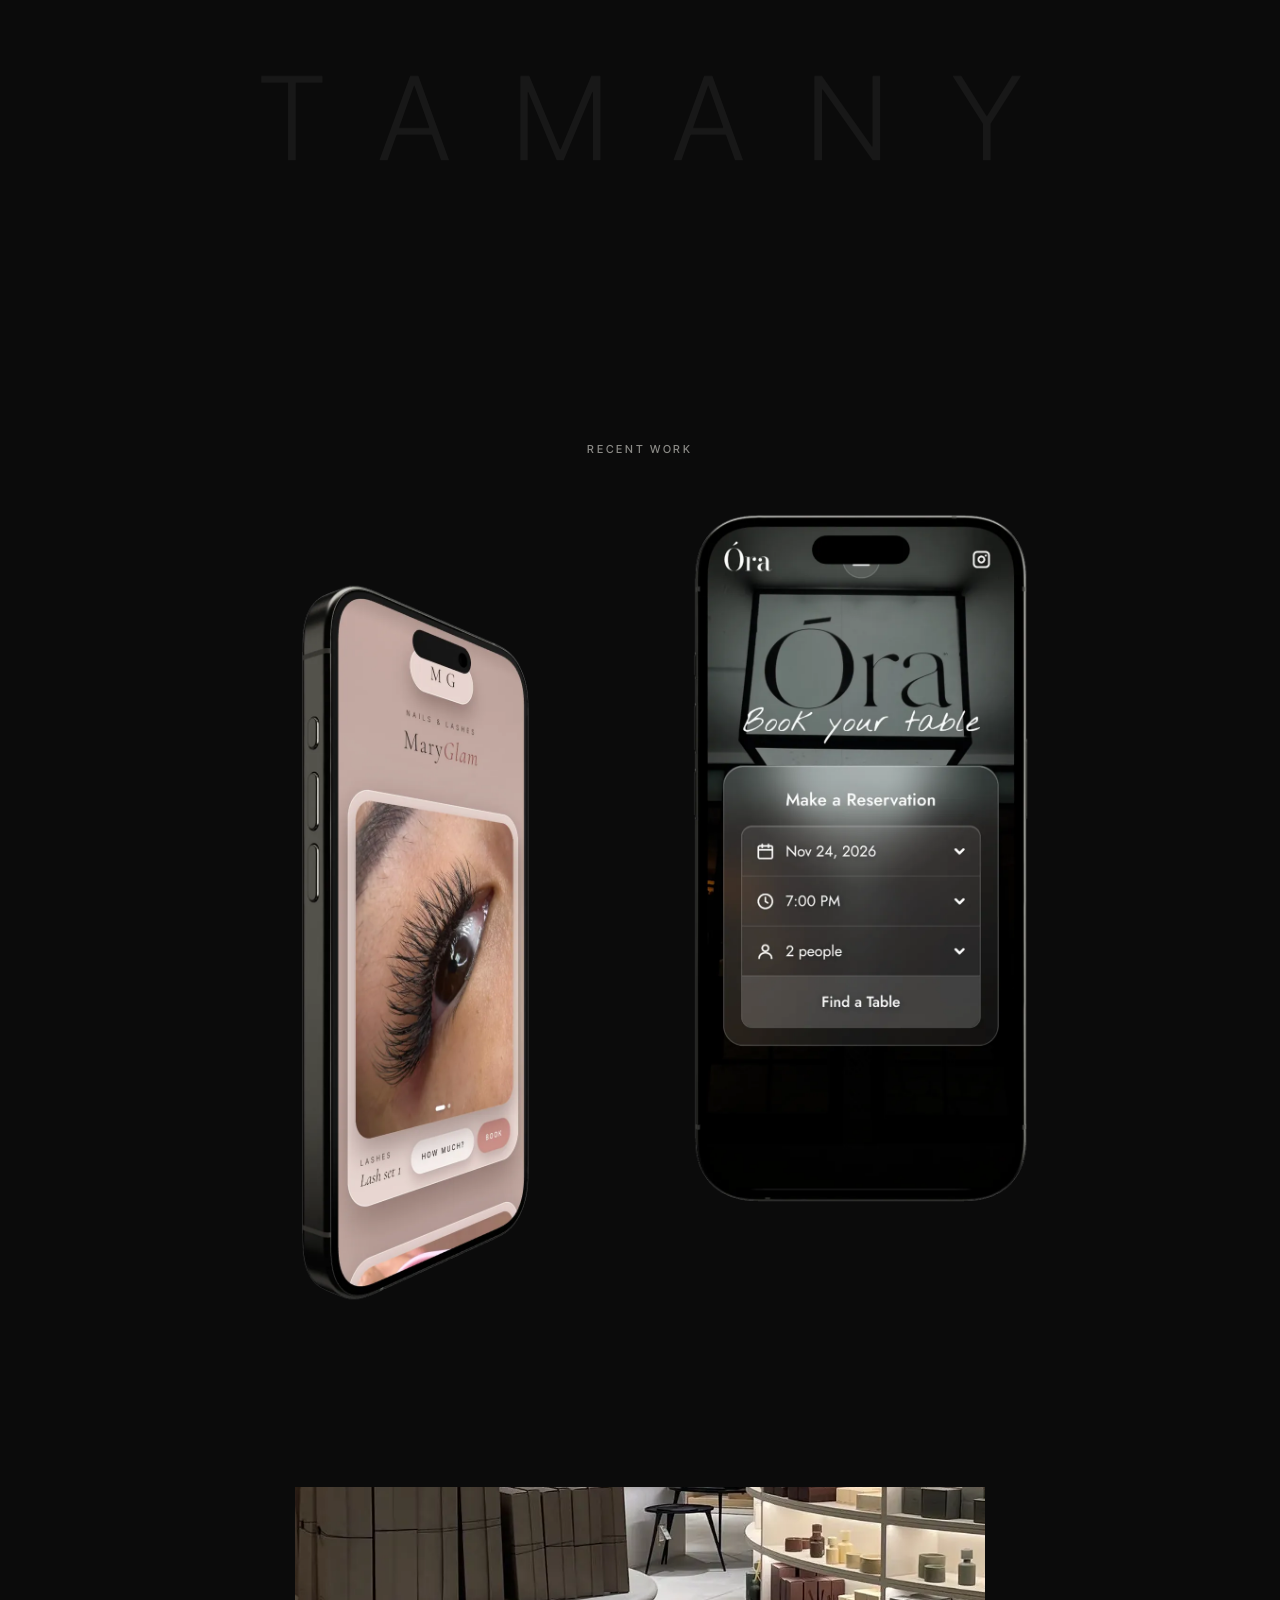
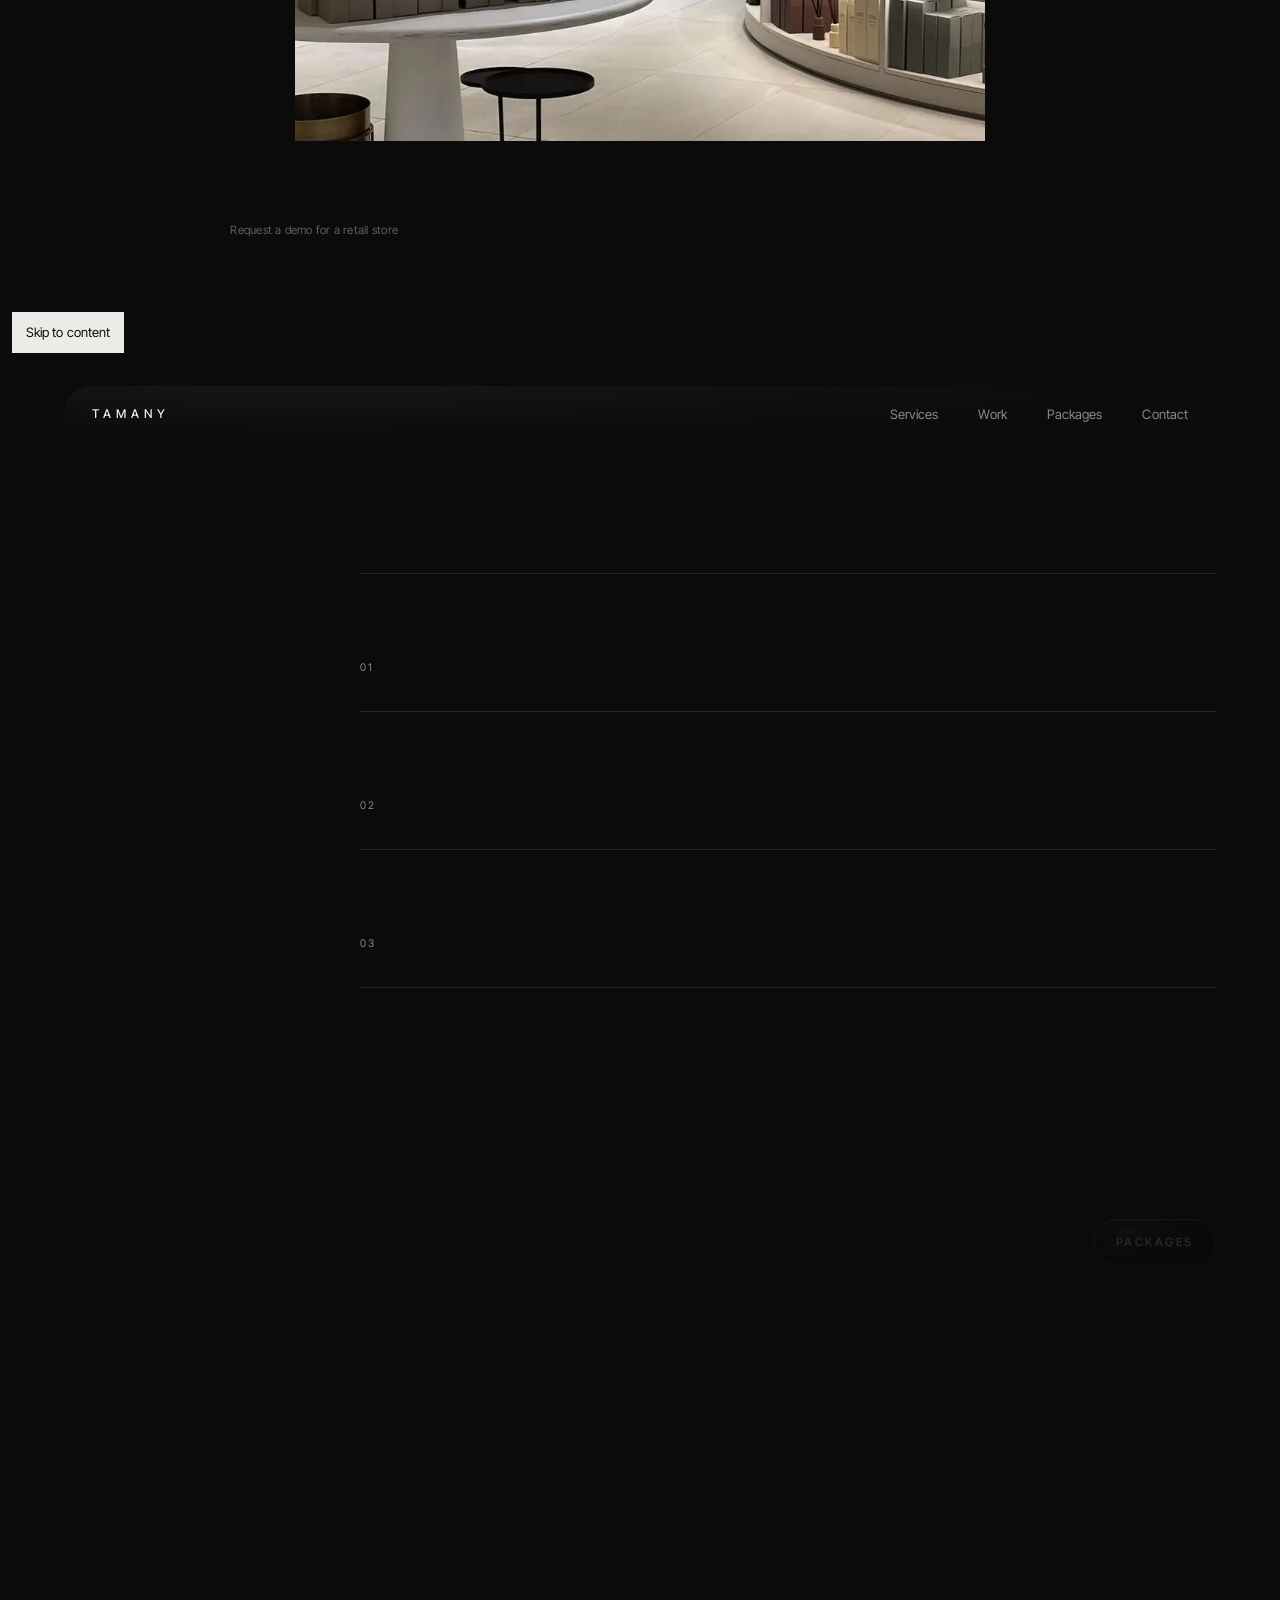
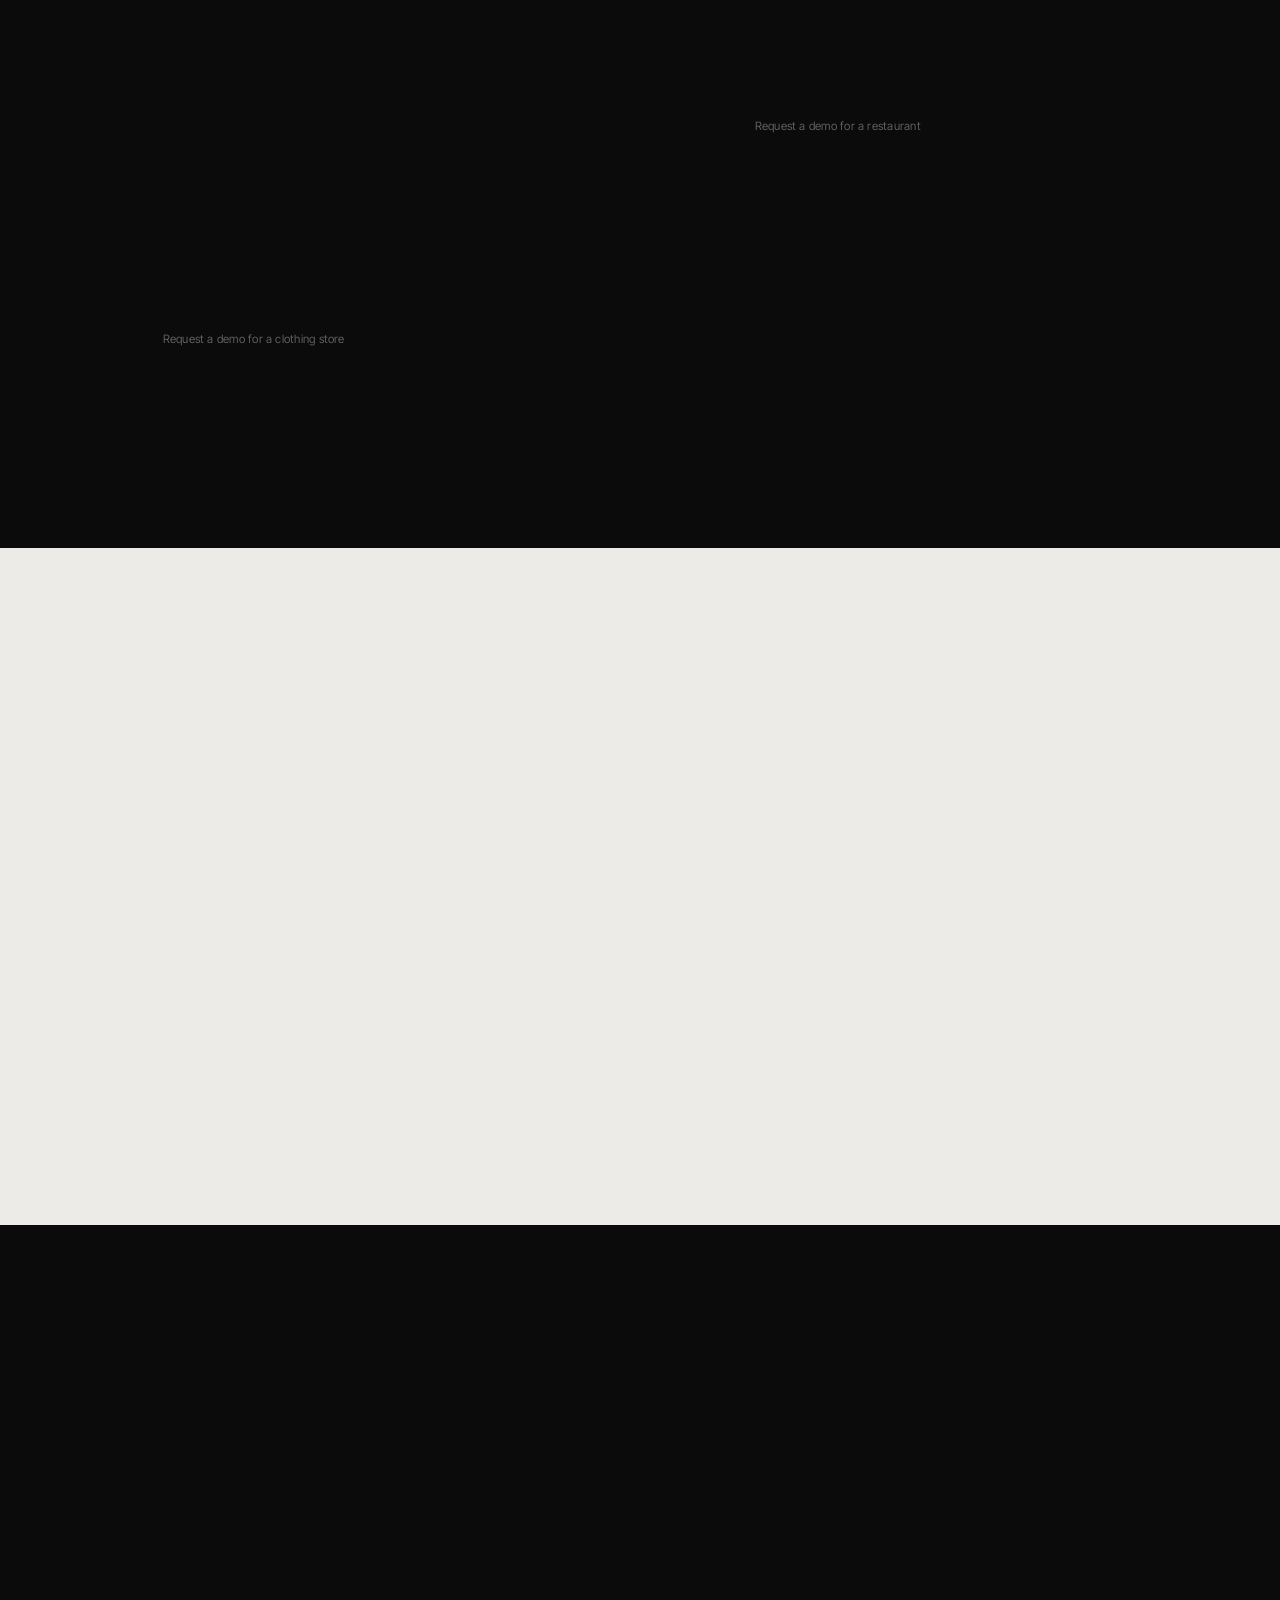
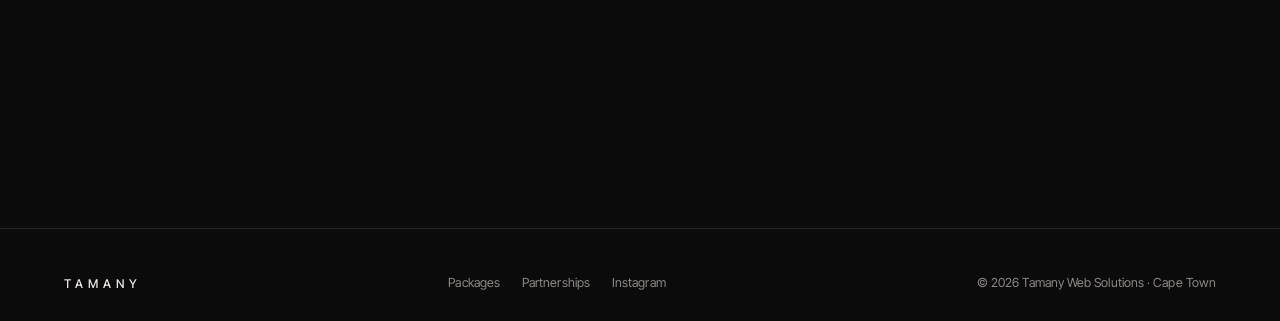
<file: services.html>
<!DOCTYPE html>
<html lang="en"><head><meta charset="utf-8"><title>Services — TAMANY</title>
<meta http-equiv="refresh" content="0; url=index.html#services">
<link rel="canonical" href="https://tamany.tech/#services">
<meta name="robots" content="noindex"></head>
<body style="background:#0b0b0b;color:#ecebe7;font-family:sans-serif"><p><a href="index.html#services" style="color:inherit">Services</a></p></body></html>
</file>
<file: assets/css/site.css>
/* ==========================================================================
   TAMANY — mobile-first, editorial, restrained.
   Black, white, silver. Two typefaces. Space does the work.
   ========================================================================== */

@font-face{font-family:"Inter Tight";src:url("../fonts/inter-tight.woff2") format("woff2");font-weight:100 900;font-style:normal;font-display:swap}
@font-face{font-family:"Instrument Serif";src:url("../fonts/instrument-serif-latin-400-normal.woff2") format("woff2");font-weight:400;font-style:normal;font-display:swap}
@font-face{font-family:"Instrument Serif";src:url("../fonts/instrument-serif-latin-400-italic.woff2") format("woff2");font-weight:400;font-style:italic;font-display:swap}

:root{
  --bg:#0b0b0b;
  --fg:#ecebe7;
  --soft:#cfceca;
  --muted:#8b8a86;
  --faint:#555552;
  --line:rgba(236,235,231,.12);
  --paper:#ecebe7;
  --ink:#111110;
  --ink-muted:#6d6c68;
  --ink-line:rgba(17,17,16,.14);

  --sans:"Inter Tight",-apple-system,BlinkMacSystemFont,"Helvetica Neue",Arial,sans-serif;
  --serif:"Instrument Serif","Times New Roman",Georgia,serif;

  --m:24px;
  --nav:60px;
  --space:112px;
  --ease:cubic-bezier(.22,1,.36,1);
}
@media (min-width:768px){:root{--m:48px;--nav:72px;--space:160px}}
@media (min-width:1200px){:root{--m:64px;--space:200px}}
@media (min-width:1800px){:root{--m:96px;--space:240px}}

/* ---------- Base ---------- */
*,*::before,*::after{box-sizing:border-box}
html{-webkit-text-size-adjust:100%;text-size-adjust:100%}
html.lenis,html.lenis body{height:auto}
.lenis.lenis-smooth{scroll-behavior:auto!important}
body{margin:0;background:var(--bg);color:var(--fg);font-family:var(--sans);font-size:15px;line-height:1.6;letter-spacing:.005em;-webkit-font-smoothing:antialiased;-moz-osx-font-smoothing:grayscale;overflow-x:clip}
@media (min-width:768px){body{font-size:16px}}
img{display:block;max-width:100%;height:auto}
a{color:inherit;text-decoration:none}
button{font:inherit;color:inherit;background:none;border:0;padding:0;cursor:pointer}
h1,h2,h3,p,ul,ol,figure{margin:0}
ul,ol{list-style:none;padding:0}
::selection{background:var(--fg);color:var(--bg)}
:focus-visible{outline:1px solid currentColor;outline-offset:4px}
.skip{position:fixed;left:12px;top:-60px;z-index:300;background:var(--fg);color:var(--bg);padding:10px 14px;font-size:13px}
.skip:focus{top:12px}

/* ---------- Type ---------- */
.label{font-size:10.5px;letter-spacing:.24em;text-transform:uppercase;font-weight:500;color:var(--muted)}
@media (min-width:768px){.label{font-size:11px}}
.muted{color:var(--muted)}
.display{font-family:var(--serif);font-weight:400;font-size:clamp(38px,9.4vw,84px);line-height:1.02;letter-spacing:-.015em}
.display em{font-style:italic}

/* ---------- Layout ---------- */
.wrap{padding-inline:var(--m)}
.section{padding-block:var(--space)}
.grid{display:grid;grid-template-columns:minmax(0,1fr);row-gap:32px}
@media (min-width:900px){
  .grid{grid-template-columns:repeat(12,minmax(0,1fr));column-gap:32px}
  .col-label{grid-column:1/4}
  .col-main{grid-column:4/13}
}

/* ---------- Links ---------- */
.link{position:relative;display:inline-block;padding-bottom:3px}
.link::after{content:"";position:absolute;left:0;right:0;bottom:0;height:1px;background:currentColor;opacity:.3;transition:opacity .4s ease,transform .7s var(--ease)}
.link:hover::after,.link:focus-visible::after{opacity:1}

.cta{display:inline-flex;align-items:center;gap:14px;font-size:11.5px;letter-spacing:.24em;text-transform:uppercase;font-weight:500;min-height:44px}
.cta i{display:block;width:34px;height:1px;background:currentColor;transform-origin:left;transition:transform .7s var(--ease)}
.cta:hover i,.cta:focus-visible i{transform:scaleX(1.7)}

/* ---------- Nav ---------- */
.nav{position:fixed;inset:0 0 auto;height:var(--nav);z-index:100;display:flex;align-items:center;justify-content:space-between;padding-inline:var(--m);transition:transform .6s var(--ease),background-color .5s ease}
.nav.is-scrolled{background:rgba(11,11,11,.96)}
.nav.is-hidden{transform:translateY(-100%)}
.brand{font-size:12px;letter-spacing:.42em;font-weight:500;margin-right:-.42em}
.nav__links{display:none;gap:40px;font-size:13px;color:var(--muted)}
.nav__links a{transition:color .3s ease}
.nav__links a:hover,.nav__links a[aria-current="page"]{color:var(--fg)}
.nav__menu{font-size:11px;letter-spacing:.24em;text-transform:uppercase;height:44px;display:inline-flex;align-items:center;padding-left:16px}
@media (min-width:900px){.nav__links{display:flex}.nav__menu{display:none}}

.menu{position:fixed;inset:0;z-index:99;background:var(--bg);padding:calc(var(--nav) + 40px) var(--m) calc(32px + env(safe-area-inset-bottom));display:flex;flex-direction:column;justify-content:space-between;opacity:0;visibility:hidden;transition:opacity .45s var(--ease),visibility 0s .45s}
.menu-open .menu{opacity:1;visibility:visible;transition:opacity .45s var(--ease)}
.menu__list a{display:block;font-family:var(--serif);font-size:38px;line-height:1.3;transform:translateY(10px);opacity:0;transition:transform .7s var(--ease),opacity .7s var(--ease)}
.menu-open .menu__list a{transform:none;opacity:1}
.menu-open .menu__list li:nth-child(2) a{transition-delay:.04s}
.menu-open .menu__list li:nth-child(3) a{transition-delay:.08s}
.menu-open .menu__list li:nth-child(4) a{transition-delay:.12s}
.menu-open .menu__list li:nth-child(5) a{transition-delay:.16s}
.menu__foot{display:flex;gap:24px;font-size:13px;color:var(--muted)}
body.menu-open{overflow:hidden}

/* ---------- Hero ---------- */
.hero{min-height:100vh;min-height:100svh;display:flex;flex-direction:column;padding-top:calc(var(--nav) + 8svh)}
.hero__head{text-align:center;padding-inline:var(--m)}
.wordmark{font-family:var(--sans);font-weight:300;font-size:clamp(30px,9.6vw,116px);letter-spacing:.36em;margin-right:-.36em;line-height:1}
.hero__tag{margin-top:16px;font-family:var(--serif);font-style:italic;font-size:clamp(19px,5vw,30px);color:var(--soft)}
.hero__media{position:relative;margin-top:5svh;flex:1 1 auto;min-height:36svh;overflow:hidden}
.hero__media img{position:absolute;left:0;top:-6%;width:100%;height:112%;object-fit:cover;object-position:50% 72%}
.hero__foot{display:flex;flex-direction:column;align-items:flex-start;gap:10px;padding-block:8px 28px}
.hero__foot p{max-width:30ch;color:var(--soft)}
@media (min-width:900px){
  .hero{padding-top:calc(var(--nav) + 9vh)}
  .hero__media{margin:6vh auto 0;width:min(64vw,1240px);flex:0 0 auto;min-height:0;height:min(44vh,34vw)}
  .hero__foot{flex-direction:row;justify-content:space-between;align-items:flex-end;padding-block:40px 40px}
  .hero__foot p{font-size:17px}
}

/* ---------- Services ---------- */
.offer li{display:flex;align-items:baseline;gap:18px;padding-block:16px;border-top:1px solid var(--line)}
.offer li:last-child{border-bottom:1px solid var(--line)}
.offer .n{font-size:10.5px;letter-spacing:.2em;color:var(--muted);min-width:20px}
.offer h3{font-family:var(--serif);font-weight:400;font-size:clamp(36px,10vw,84px);line-height:1.06;letter-spacing:-.015em;transition:opacity .6s var(--ease),transform .8s var(--ease)}
.offer small{margin-left:auto;font-size:12.5px;color:var(--muted);display:none}
@media (min-width:900px){
  .offer li{padding-block:24px}
  .offer small{display:block}
  .offer:hover h3{opacity:.25}
  .offer li:hover h3{opacity:1;transform:translateX(12px)}
}
.note{margin-top:32px;color:var(--muted);font-size:13.5px;max-width:36ch}

/* ---------- Diptych ---------- */
.diptych{display:grid;grid-template-columns:7fr 5fr;gap:12px;align-items:start;padding-bottom:var(--space)}
.diptych figure{position:relative;overflow:hidden}
.diptych__a{aspect-ratio:3/4.4}
.diptych__b{aspect-ratio:3/4;margin-top:34%}
.diptych img{position:absolute;left:0;top:-7%;width:100%;height:114%;object-fit:cover;filter:saturate(.72)}
@media (min-width:900px){
  .diptych{grid-template-columns:repeat(12,minmax(0,1fr));gap:32px}
  .diptych__a{grid-column:2/7}
  .diptych__b{grid-column:8/11;margin-top:42%}
}

/* ---------- Approach (paper) ---------- */
.paper{background:var(--paper);color:var(--ink)}
.paper .label{color:var(--ink-muted)}
.principles li{font-family:var(--serif);font-size:clamp(36px,9.6vw,84px);line-height:1.1;letter-spacing:-.015em}
.principles li:nth-child(2){padding-left:12%}
.principles li:nth-child(3){padding-left:24%;font-style:italic}
.approach__fig{position:relative;overflow:hidden;aspect-ratio:4/5;width:72%;margin:48px 0 0 auto}
.approach__fig img{position:absolute;left:0;top:-7%;width:100%;height:114%;object-fit:cover}
@media (min-width:900px){
  .approach__words{grid-column:4/10;align-self:center}
  .approach__fig{grid-column:10/13;width:100%;margin:0}
}

/* ---------- Work ---------- */
.work-list li{display:flex;justify-content:space-between;align-items:baseline;gap:18px;padding-block:20px;border-top:1px solid var(--line)}
.work-list li:last-child{border-bottom:1px solid var(--line)}
.work-list h3{font-family:var(--serif);font-weight:400;font-size:clamp(24px,6vw,40px);line-height:1.1;color:var(--faint)}
.work-list .label{color:var(--faint)}
.work-intro{color:var(--muted);max-width:34ch;margin-bottom:40px}

/* ---------- Contact ---------- */
.contact__q{color:var(--muted);margin-bottom:10px}
.contact__links{display:flex;flex-wrap:wrap;gap:12px 32px;margin-top:36px;color:var(--soft)}
@media (min-width:768px){.contact__links{font-size:17px}}

/* ---------- Footer ---------- */
.footer{padding:44px var(--m) calc(28px + env(safe-area-inset-bottom));border-top:1px solid var(--line);display:flex;flex-direction:column;gap:18px;font-size:12.5px;color:var(--muted)}
.footer nav{display:flex;flex-wrap:wrap;gap:8px 22px}
.footer a:hover{color:var(--fg)}
.footer .brand{color:var(--fg)}
@media (min-width:900px){.footer{flex-direction:row;justify-content:space-between;align-items:center}}

/* ---------- Subpages ---------- */
.page-head{padding-top:calc(var(--nav) + 72px);padding-bottom:56px}
@media (min-width:900px){.page-head{padding-top:calc(var(--nav) + 150px);padding-bottom:100px}}
.page-head h1{font-family:var(--serif);font-weight:400;font-size:clamp(40px,10vw,92px);line-height:1.04;letter-spacing:-.015em;margin-top:20px}
.page-head h1 em{font-style:italic}
.page-head p{margin-top:20px;color:var(--muted);max-width:38ch}

.rows > *{display:grid;grid-template-columns:minmax(0,1fr);gap:10px;padding-block:28px;border-top:1px solid var(--line)}
.rows > *:last-child{border-bottom:1px solid var(--line)}
.rows h2{font-family:var(--serif);font-weight:400;font-size:clamp(28px,7.2vw,44px);line-height:1.08;letter-spacing:-.01em}
.rows p{color:var(--muted);font-size:14px;max-width:50ch}
@media (min-width:900px){
  .rows > *{grid-template-columns:repeat(12,minmax(0,1fr));column-gap:32px;padding-block:40px;align-items:baseline}
  .rows .r-a{grid-column:1/6}
  .rows .r-b{grid-column:6/9}
  .rows .r-c{grid-column:9/13}
}
.rows .price,.price{font-family:var(--serif);font-size:clamp(26px,6.4vw,36px);line-height:1}
.price small{display:block;font-family:var(--sans);font-size:12px;color:var(--muted);margin-top:8px;line-height:1.5}
.feats{color:var(--muted);font-size:13.5px;line-height:1.75}
.row-actions{margin-top:16px;font-size:14px}
.chips{display:flex;gap:4px 18px;flex-wrap:wrap;font-size:14px}
.chip{color:var(--muted);min-height:40px;border-bottom:1px solid transparent;transition:color .3s,border-color .3s}
.chip[aria-pressed="true"]{color:var(--fg);border-color:var(--fg)}
@media (min-width:900px){.rows--links:hover > a{opacity:.4}.rows--links > a{transition:opacity .5s var(--ease)}.rows--links > a:hover{opacity:1}}

/* ---------- Form ---------- */
.form{display:grid;gap:30px;max-width:760px}
.field{border-bottom:1px solid var(--line);transition:border-color .3s}
.field:focus-within{border-color:var(--fg)}
.field label{display:block;font-size:10.5px;letter-spacing:.24em;text-transform:uppercase;color:var(--muted)}
.field input,.field select,.field textarea{width:100%;background:transparent;border:0;border-radius:0;color:var(--fg);font:inherit;font-size:17px;padding:10px 0 12px;outline:none;-webkit-appearance:none;appearance:none}
.field textarea{resize:vertical;min-height:96px}
.field select option{background:var(--bg)}
.field input::placeholder,.field textarea::placeholder{color:var(--faint)}
.field .err{display:none;font-size:12.5px;padding-bottom:8px}
.field.is-invalid{border-color:var(--fg)}
.field.is-invalid .err{display:block}
.form__send{display:flex;gap:28px;flex-wrap:wrap}
.form__send .muted{color:var(--muted)}
@media (min-width:700px){.form{grid-template-columns:1fr 1fr;column-gap:32px}.field--full,.form__send{grid-column:1/-1}}

/* ---------- Motion (only when JS + motion allowed) ---------- */
html.motion [data-reveal]{opacity:0;transform:translateY(14px)}
html.motion [data-clip]{clip-path:inset(0 0 100% 0)}
html.motion .hero .wordmark,html.motion .hero__tag,html.motion .hero__foot > *{opacity:0}

@media (prefers-reduced-motion:reduce){
  *,*::before,*::after{transition-duration:.01ms!important;animation-duration:.01ms!important}
}
html.motion .hero__media{clip-path:inset(18% 8% 18% 8%)}

/* ==========================================================================
   Soap bubble — used sparingly: nav on scroll, Explore, contact links.
   Clear, thin, faintly iridescent. Not frosted.
   ========================================================================== */
@property --sheen{syntax:"<angle>";initial-value:0deg;inherits:false}
.bubble{position:relative;isolation:isolate;border-radius:999px;background:radial-gradient(120% 140% at 22% 0%,rgba(255,255,255,.10),rgba(255,255,255,.02) 46%,rgba(255,255,255,0) 70%);-webkit-backdrop-filter:blur(6px) saturate(150%);backdrop-filter:blur(6px) saturate(150%);box-shadow:inset 0 1px 1px rgba(255,255,255,.16),inset 0 -6px 14px rgba(255,255,255,.025)}
.bubble::before{content:"";position:absolute;inset:0;border-radius:inherit;padding:1px;pointer-events:none;
  background:conic-gradient(from var(--sheen),rgba(255,255,255,.42),rgba(186,206,255,.30),rgba(255,198,232,.26),rgba(196,255,232,.24),rgba(255,236,190,.22),rgba(255,255,255,.42));
  -webkit-mask:linear-gradient(#000 0 0) content-box,linear-gradient(#000 0 0);-webkit-mask-composite:xor;mask:linear-gradient(#000 0 0) content-box exclude,linear-gradient(#000 0 0);
  animation:sheen 9s linear infinite;opacity:.75}
.bubble::after{content:"";position:absolute;left:14%;top:12%;width:26%;height:30%;border-radius:50%;background:radial-gradient(closest-side,rgba(255,255,255,.22),rgba(255,255,255,0));pointer-events:none;filter:blur(1px)}
@keyframes sheen{to{--sheen:360deg}}

/* Nav becomes a floating bubble once you scroll */
.nav{transition:transform .6s var(--ease),inset .6s var(--ease),height .6s var(--ease),padding .6s var(--ease),border-radius .6s var(--ease)}
.nav.is-scrolled{background:transparent;inset:10px 10px auto;height:52px;padding-inline:20px}
.nav.is-scrolled.bubble,.nav.is-scrolled{border-radius:999px}
.nav:not(.is-scrolled)::before,.nav:not(.is-scrolled)::after{opacity:0}
.nav::before,.nav::after{transition:opacity .6s ease}
.nav.is-scrolled{background:radial-gradient(120% 140% at 22% 0%,rgba(40,40,40,.42),rgba(14,14,14,.34) 60%)}
.nav.is-hidden{transform:translateY(calc(-100% - 16px))}
@media (min-width:900px){.nav.is-scrolled{inset:14px var(--m) auto;height:56px;padding-inline:28px}}

/* Bubble pills */
.pill{display:inline-flex;align-items:center;gap:12px;height:46px;padding:0 22px;font-size:11.5px;letter-spacing:.22em;text-transform:uppercase;font-weight:500;transition:transform .6s var(--ease)}
.pill:hover{transform:translateY(-2px)}
.pill svg{width:12px;height:12px;transition:transform .6s var(--ease)}
.pill:hover svg{transform:translateY(2px)}
.contact__links{gap:10px}
.contact__links .pill{letter-spacing:.04em;text-transform:none;font-size:14.5px;color:var(--fg)}

/* Line-mask reveals */
.mask{display:block;overflow:hidden;padding-bottom:.08em;margin-bottom:-.08em}
.mask > span{display:inline-block;will-change:transform}
html.motion .mask > span{transform:translateY(108%)}

@media (prefers-reduced-motion:reduce){.bubble::before{animation:none}}
.nav:not(.is-scrolled){background:none;box-shadow:none;-webkit-backdrop-filter:none;backdrop-filter:none}
.bubble::after{background:radial-gradient(closest-side,rgba(255,255,255,.13),rgba(255,255,255,0))}
@media (max-width:899px){
  .hero{height:100vh;height:100svh;min-height:560px}
  .hero__media{min-height:0;margin-top:4svh}
  .hero__foot{padding-bottom:calc(22px + env(safe-area-inset-bottom))}
}
.nav.bubble{position:fixed}
@media (max-width:899px){.hero__media{flex:1 1 0}}

/* ==========================================================================
   Packages: quick start + level slider
   ========================================================================== */
.pk{padding-bottom:72px}
@media (min-width:900px){.pk{padding-bottom:120px}}
.pk__lead{color:var(--muted);margin-bottom:26px;max-width:34ch}
.quick{display:flex;flex-wrap:wrap;gap:12px}
.price-pill{height:58px;padding:0 28px;font-family:var(--serif);font-size:24px;letter-spacing:0;text-transform:none;font-weight:400}
@media (max-width:420px){.quick{display:grid;grid-template-columns:repeat(3,1fr);gap:8px}.price-pill{justify-content:center;padding:0;font-size:20px;height:54px}}

.slider{--p:0%;padding-top:6px}
.range{-webkit-appearance:none;appearance:none;width:100%;height:44px;margin:0;background:transparent;cursor:pointer;touch-action:pan-y}
.range:focus{outline:none}
.range::-webkit-slider-runnable-track{height:1px;background:linear-gradient(90deg,var(--fg) var(--p),var(--line) var(--p))}
.range::-moz-range-track{height:1px;background:var(--line)}
.range::-moz-range-progress{height:1px;background:var(--fg)}
.range::-webkit-slider-thumb{-webkit-appearance:none;width:30px;height:30px;margin-top:-15px;border-radius:50%;border:1px solid rgba(255,255,255,.38);
  background:radial-gradient(circle at 32% 28%,rgba(255,255,255,.6),rgba(255,255,255,.08) 34%,rgba(255,255,255,0) 60%),conic-gradient(from 200deg,rgba(186,206,255,.35),rgba(255,198,232,.3),rgba(196,255,232,.28),rgba(255,236,190,.26),rgba(186,206,255,.35));
  box-shadow:inset 0 0 8px rgba(255,255,255,.12),0 6px 18px rgba(0,0,0,.4);transition:transform .4s var(--ease)}
.range::-moz-range-thumb{width:28px;height:28px;border-radius:50%;border:1px solid rgba(255,255,255,.38);
  background:radial-gradient(circle at 32% 28%,rgba(255,255,255,.6),rgba(255,255,255,.08) 34%,rgba(255,255,255,0) 60%),conic-gradient(from 200deg,rgba(186,206,255,.35),rgba(255,198,232,.3),rgba(196,255,232,.28),rgba(255,236,190,.26),rgba(186,206,255,.35));box-shadow:0 6px 18px rgba(0,0,0,.4)}
.range:active::-webkit-slider-thumb{transform:scale(1.12)}
.range:focus-visible::-webkit-slider-thumb{outline:1px solid var(--fg);outline-offset:3px}
.ticks{display:flex;justify-content:space-between;margin-top:6px}
.tick{font-size:10.5px;letter-spacing:.2em;text-transform:uppercase;color:var(--faint);min-height:40px;transition:color .4s ease}
.tick.is-on{color:var(--fg)}
.levels{margin-top:40px}
.level{display:none}
.level.is-on{display:block}
html:not(.js) .level{display:block;margin-bottom:56px}
html:not(.js) .slider{display:none}
.level__top{display:flex;align-items:baseline;justify-content:space-between;gap:16px;border-bottom:1px solid var(--line);padding-bottom:18px}
.level__price{font-family:var(--serif);font-size:clamp(48px,13vw,96px);line-height:1;letter-spacing:-.01em}
.level__host{color:var(--muted);font-size:13px;margin-top:14px}
.level__list{margin-top:26px;display:grid;grid-template-columns:1fr;gap:2px}
.level__list li{padding-block:9px;border-bottom:1px solid var(--line);color:var(--soft);font-size:15px}
@media (min-width:700px){.level__list{grid-template-columns:1fr 1fr;column-gap:32px}}
.level__actions{margin-top:32px;display:flex;align-items:center;gap:24px;flex-wrap:wrap;font-size:14px}

/* Floating Packages bubble (homepage, after the hero) */
.float-pk{position:fixed;left:50%;bottom:calc(18px + env(safe-area-inset-bottom));z-index:90;transform:translate(-50%,24px);opacity:0;pointer-events:none;transition:opacity .5s var(--ease),transform .6s var(--ease);background:radial-gradient(120% 140% at 22% 0%,rgba(40,40,40,.5),rgba(14,14,14,.42) 60%)}
.float-pk.is-on{opacity:1;transform:translate(-50%,0);pointer-events:auto}
.float-pk.is-on:hover{transform:translate(-50%,-2px)}
body.menu-open .float-pk{opacity:0;pointer-events:none}
@media (min-width:900px){.float-pk{left:auto;right:var(--m);bottom:28px;transform:translateY(24px)}.float-pk.is-on{transform:none}.float-pk.is-on:hover{transform:translateY(-2px)}}
.form__send .pill{color:var(--fg)}
.level__top .label{display:none}
.float-pk{background:radial-gradient(120% 140% at 22% 0%,rgba(44,44,44,.82),rgba(14,14,14,.78) 60%)}

/* ==========================================================================
   Quote form: choose options, see the draft
   ========================================================================== */
.quote{display:grid;grid-template-columns:minmax(0,1fr);gap:56px}
.quote__fields{display:grid;gap:40px}
@media (min-width:1000px){
  .quote{grid-template-columns:minmax(0,7fr) minmax(0,5fr);gap:72px;align-items:start}
  .quote__draft{position:sticky;top:calc(var(--nav) + 40px)}
}
.opts{border:0;margin:0;padding:0;min-width:0}
.opts legend{padding:0;margin-bottom:16px}
.opts__list{display:flex;flex-wrap:wrap;gap:8px}
.opt{position:relative;cursor:pointer}
.opt input{position:absolute;opacity:0;width:1px;height:1px}
.opt span{display:inline-flex;align-items:center;min-height:42px;padding:0 18px;border-radius:999px;border:1px solid var(--line);color:var(--muted);font-size:14px;transition:color .35s ease,border-color .35s ease,background-color .35s ease,transform .5s var(--ease)}
@media (hover:hover){.opt:hover span{color:var(--fg);border-color:rgba(236,235,231,.3)}}
.opt input:focus-visible + span{outline:1px solid var(--fg);outline-offset:3px}
.opt input:checked + span{color:var(--fg);border-color:transparent;background:radial-gradient(120% 140% at 22% 0%,rgba(255,255,255,.16),rgba(255,255,255,.04) 55%);
  box-shadow:inset 0 0 0 1px rgba(255,255,255,.34),inset 0 1px 1px rgba(255,255,255,.2),0 0 0 1px rgba(186,206,255,.10),0 0 18px rgba(255,198,232,.06)}
.quote__draft{border-top:1px solid var(--line);padding-top:24px}
.draft{margin:18px 0 28px;font-family:var(--sans);font-size:15px;line-height:1.7;white-space:pre-wrap;color:var(--soft);min-height:120px}
.quote__note{margin-top:18px;font-size:12.5px;color:var(--muted)}

/* ---------- Request a demo (hero) ---------- */
.demo{margin-top:22px;height:40px;padding:0 18px;font-size:10.5px;letter-spacing:.24em;gap:10px;color:var(--fg)}
.demo i{width:6px;height:6px;border-radius:50%;background:var(--fg);box-shadow:0 0 0 0 rgba(236,235,231,.5);animation:pulse 2.6s ease-out infinite}
@keyframes pulse{0%{box-shadow:0 0 0 0 rgba(236,235,231,.45)}70%{box-shadow:0 0 0 8px rgba(236,235,231,0)}100%{box-shadow:0 0 0 0 rgba(236,235,231,0)}}
html.motion .hero .demo{opacity:0}
@media (min-width:900px){.demo{margin-top:30px;height:44px;padding:0 22px;font-size:11px}}
@media (prefers-reduced-motion:reduce){.demo i{animation:none}}

/* ---------- Types instead of prices ---------- */
.type-pill{height:52px;padding:0 22px;font-family:var(--serif);font-size:20px;letter-spacing:0;text-transform:none;font-weight:400}
@media (max-width:420px){.quick{display:flex;flex-direction:column;align-items:flex-start;gap:10px}.type-pill{height:50px;font-size:19px;padding:0 22px;justify-content:flex-start}}
.level__price{font-size:clamp(40px,10.5vw,80px)}
.pk__more{margin-top:56px}

/* ---------- Enquiry: Instagram + photos ---------- */
.check{display:flex;align-items:center;gap:14px;cursor:pointer;color:var(--soft);font-size:15px;min-height:44px}
.check input{-webkit-appearance:none;appearance:none;width:22px;height:22px;margin:0;flex:none;border-radius:50%;border:1px solid var(--line);cursor:pointer;transition:all .35s ease}
.check input:checked{border-color:rgba(255,255,255,.4);background:radial-gradient(circle at 34% 30%,rgba(255,255,255,.95) 0 18%,rgba(255,255,255,.22) 40%,rgba(255,255,255,.06) 70%)}
.check input:focus-visible{outline:1px solid var(--fg);outline-offset:3px}

/* ---------- Phone: smaller services, tighter page heads ---------- */
@media (max-width:899px){
  .offer h3{font-size:clamp(26px,7.2vw,40px)}
  .offer li{padding-block:14px}
  .page-head{padding-top:calc(var(--nav) + 40px);padding-bottom:44px}
}

/* ==========================================================================
   Recent work — two floating phones, staggered, light parallax
   ========================================================================== */
.recent{padding:56px var(--m) 24px;position:relative}
.recent__label{text-align:center;margin-bottom:28px}
.recent__stage{display:grid;grid-template-columns:repeat(2,minmax(0,1fr));column-gap:4px;max-width:900px;margin:0 auto;align-items:start}
.phone{margin:0;aspect-ratio:720/1530;will-change:transform;backface-visibility:hidden}
.phone video{display:block;width:100%;height:100%;object-fit:contain;background:transparent;pointer-events:none}
.phone--left{margin-top:22%}          /* right phone sits higher */
.phone--right{margin-bottom:22%}
@media (min-width:600px){.recent__stage{column-gap:24px;max-width:560px}}
@media (min-width:900px){
  .recent{padding:96px var(--m) 40px}
  .recent__label{margin-bottom:48px}
  .recent__stage{grid-template-columns:repeat(2,minmax(0,340px));justify-content:center;column-gap:clamp(40px,8vw,160px);max-width:900px}
}

/* Order: wordmark → Recent work → image */
.hero.hero--top{min-height:0;height:auto;padding-bottom:0}
.hero--top + .recent{padding-top:40px}
.hero-follow{display:flex;flex-direction:column}
.hero-follow .hero__media{flex:none;margin-top:0;min-height:0;aspect-ratio:4/4.2}
@media (min-width:900px){
  .hero--top + .recent{padding-top:56px}
  .hero-follow{padding-top:72px}
  .hero-follow .hero__media{aspect-ratio:auto;margin:0 auto}
}

/* Request a demo: no dot */
.demo{gap:0}

/* Small demo links under photos */
.photo-cta{margin-top:12px;font-size:12.5px;color:var(--muted);line-height:1.4}
.photo-cta a{color:var(--soft)}
.photo-cta--hero{padding-inline:var(--m)}
@media (min-width:900px){.photo-cta{font-size:13px}.photo-cta--hero{width:min(64vw,1240px);margin:14px auto 0;padding:0}}
.diptych__a,.diptych__b{aspect-ratio:auto;overflow:visible}
.diptych figure{position:relative;overflow:hidden;margin:0}
.diptych__a figure{aspect-ratio:3/4.4}
.diptych__b figure{aspect-ratio:3/4}
@media (max-width:899px){.diptych .photo-cta{font-size:11.5px}}

/* Required option groups */
.opts .err{display:none;font-size:12.5px;color:var(--fg);margin-top:10px}
.opts.is-invalid .err{display:block}
.opts.is-invalid .opt span{border-color:rgba(236,235,231,.35)}
.prefers-email .form__send button[value="email"]{order:-1}

/* Photo captions: silent, not link-like */
.photo-cta{margin-top:10px;font-size:11px;letter-spacing:.02em;line-height:1.45;color:#5f5e5b}
.photo-cta a{color:inherit;text-decoration:none;transition:color .4s ease}
.photo-cta a:hover,.photo-cta a:focus-visible{color:var(--soft)}
@media (min-width:900px){.photo-cta{font-size:11.5px}}
@media (max-width:899px){.diptych .photo-cta{font-size:10.5px}}

/* ==========================================================================
   Steady nav: same size and position at all times; only the bubble fades in
   ========================================================================== */
.nav,.nav.is-scrolled{inset:10px 10px auto;height:52px;padding-inline:20px;border-radius:999px;transform:none;transition:background-color .5s ease,box-shadow .5s ease}
.nav{background:transparent}
.nav.is-scrolled{background:radial-gradient(120% 140% at 22% 0%,rgba(40,40,40,.42),rgba(14,14,14,.34) 60%)}
.nav.is-hidden{transform:none}
@media (min-width:900px){.nav,.nav.is-scrolled{inset:14px var(--m) auto;height:56px;padding-inline:28px}}

/* ==========================================================================
   .TECH — quiet, but it catches the light
   ========================================================================== */
.hero__tag{font-family:var(--sans);font-style:normal;font-weight:400;font-size:11px;letter-spacing:.5em;margin-right:-.5em;margin-top:18px;color:#a9a8a4;
  background:linear-gradient(100deg,#8d8c88 0%,#8d8c88 40%,#f4f3ef 50%,#8d8c88 60%,#8d8c88 100%);background-size:250% 100%;background-position:100% 0;
  -webkit-background-clip:text;background-clip:text;-webkit-text-fill-color:transparent;animation:techsheen 7s ease-in-out 2.4s infinite}
@keyframes techsheen{0%{background-position:100% 0}35%,100%{background-position:0% 0}}
@media (min-width:900px){.hero__tag{font-size:12.5px;margin-top:22px}}
@media (prefers-reduced-motion:reduce){.hero__tag{animation:none;background:none;-webkit-text-fill-color:#a9a8a4}}
@media (max-width:899px){.hero__tag{font-size:12px}}
</file>
